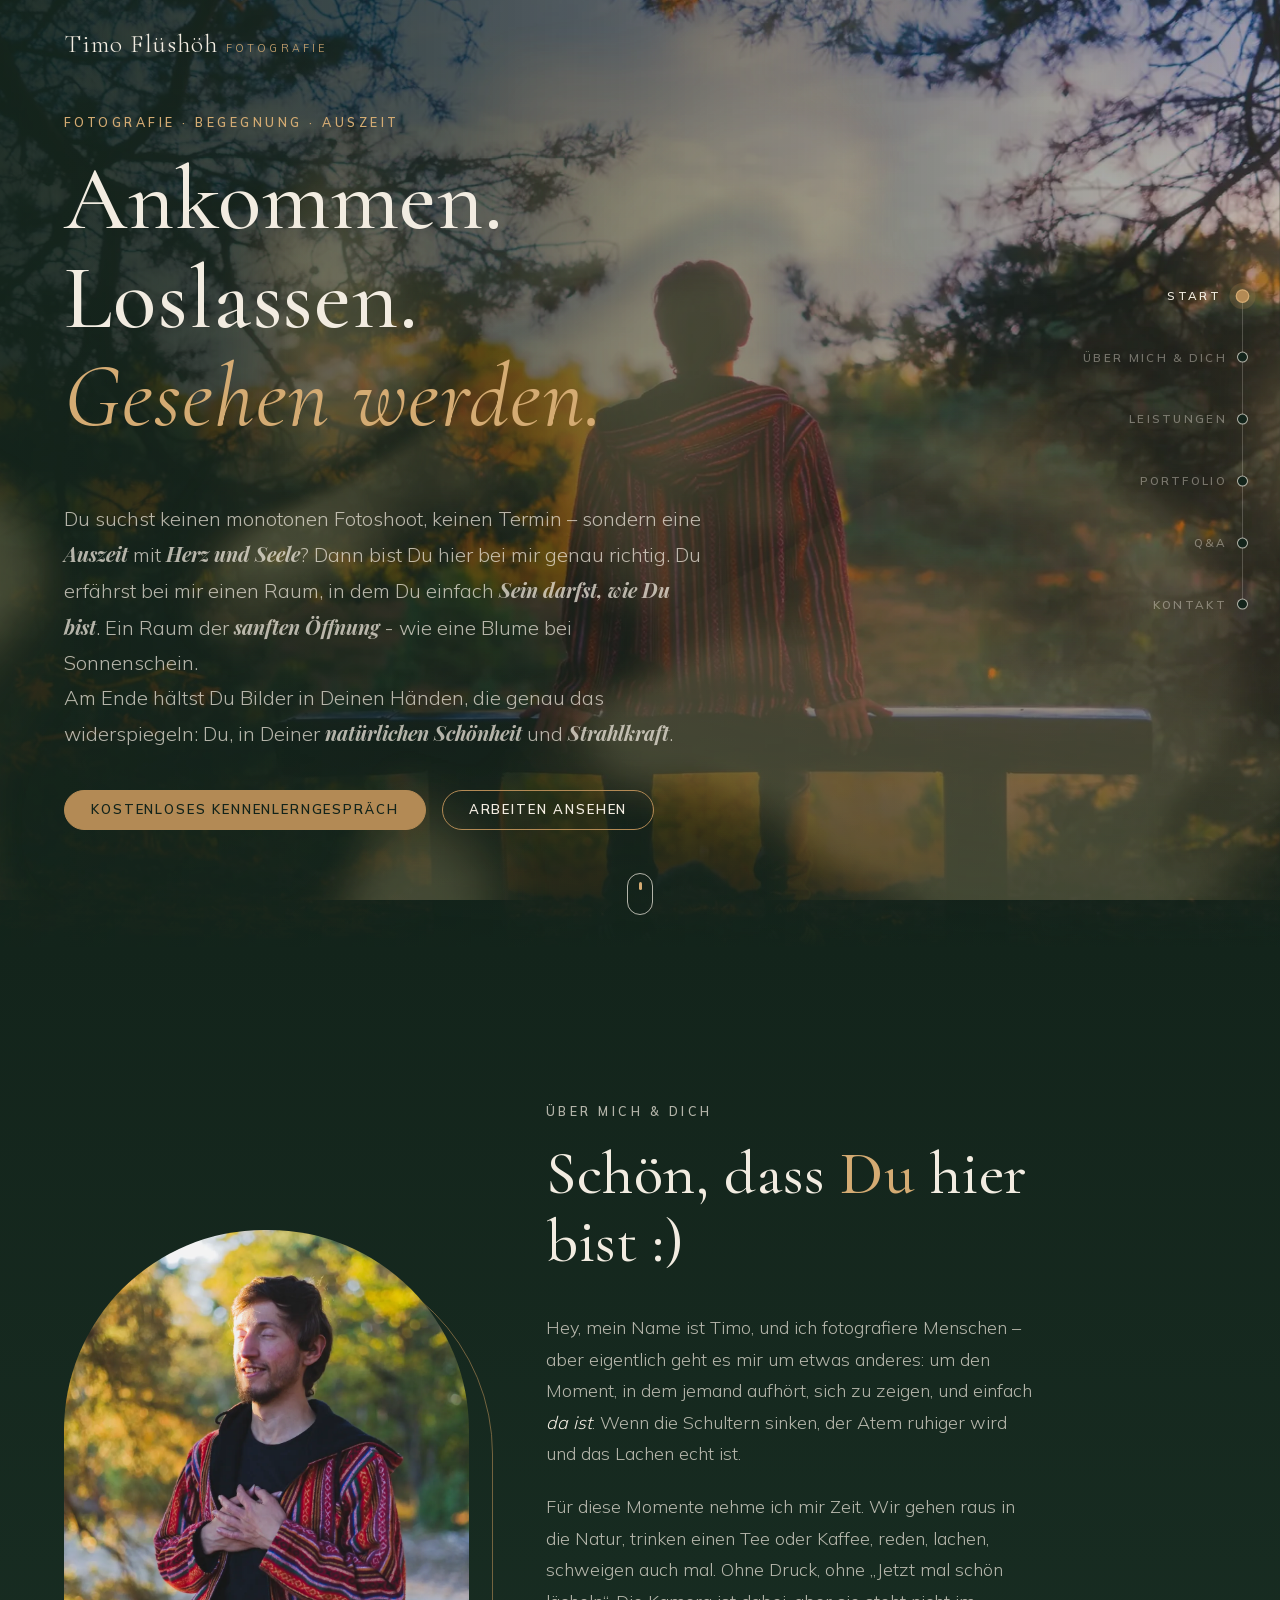
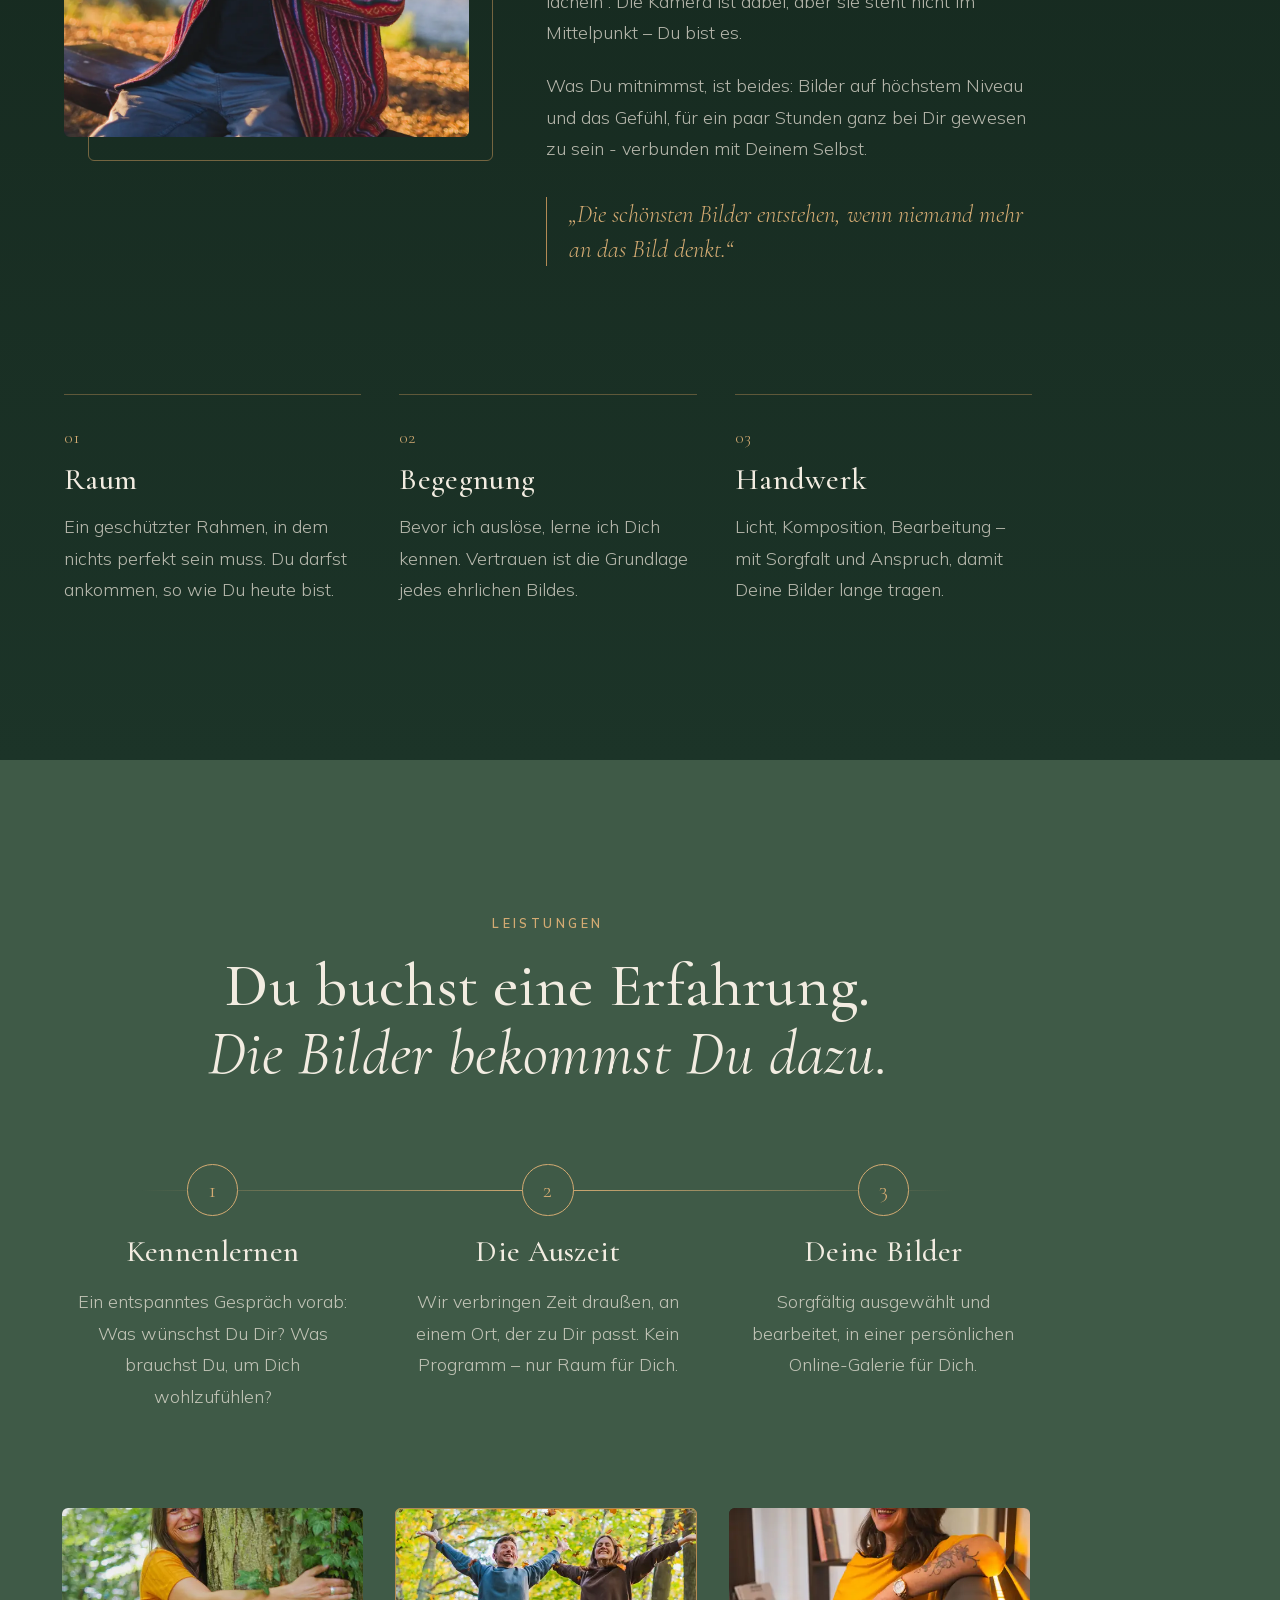
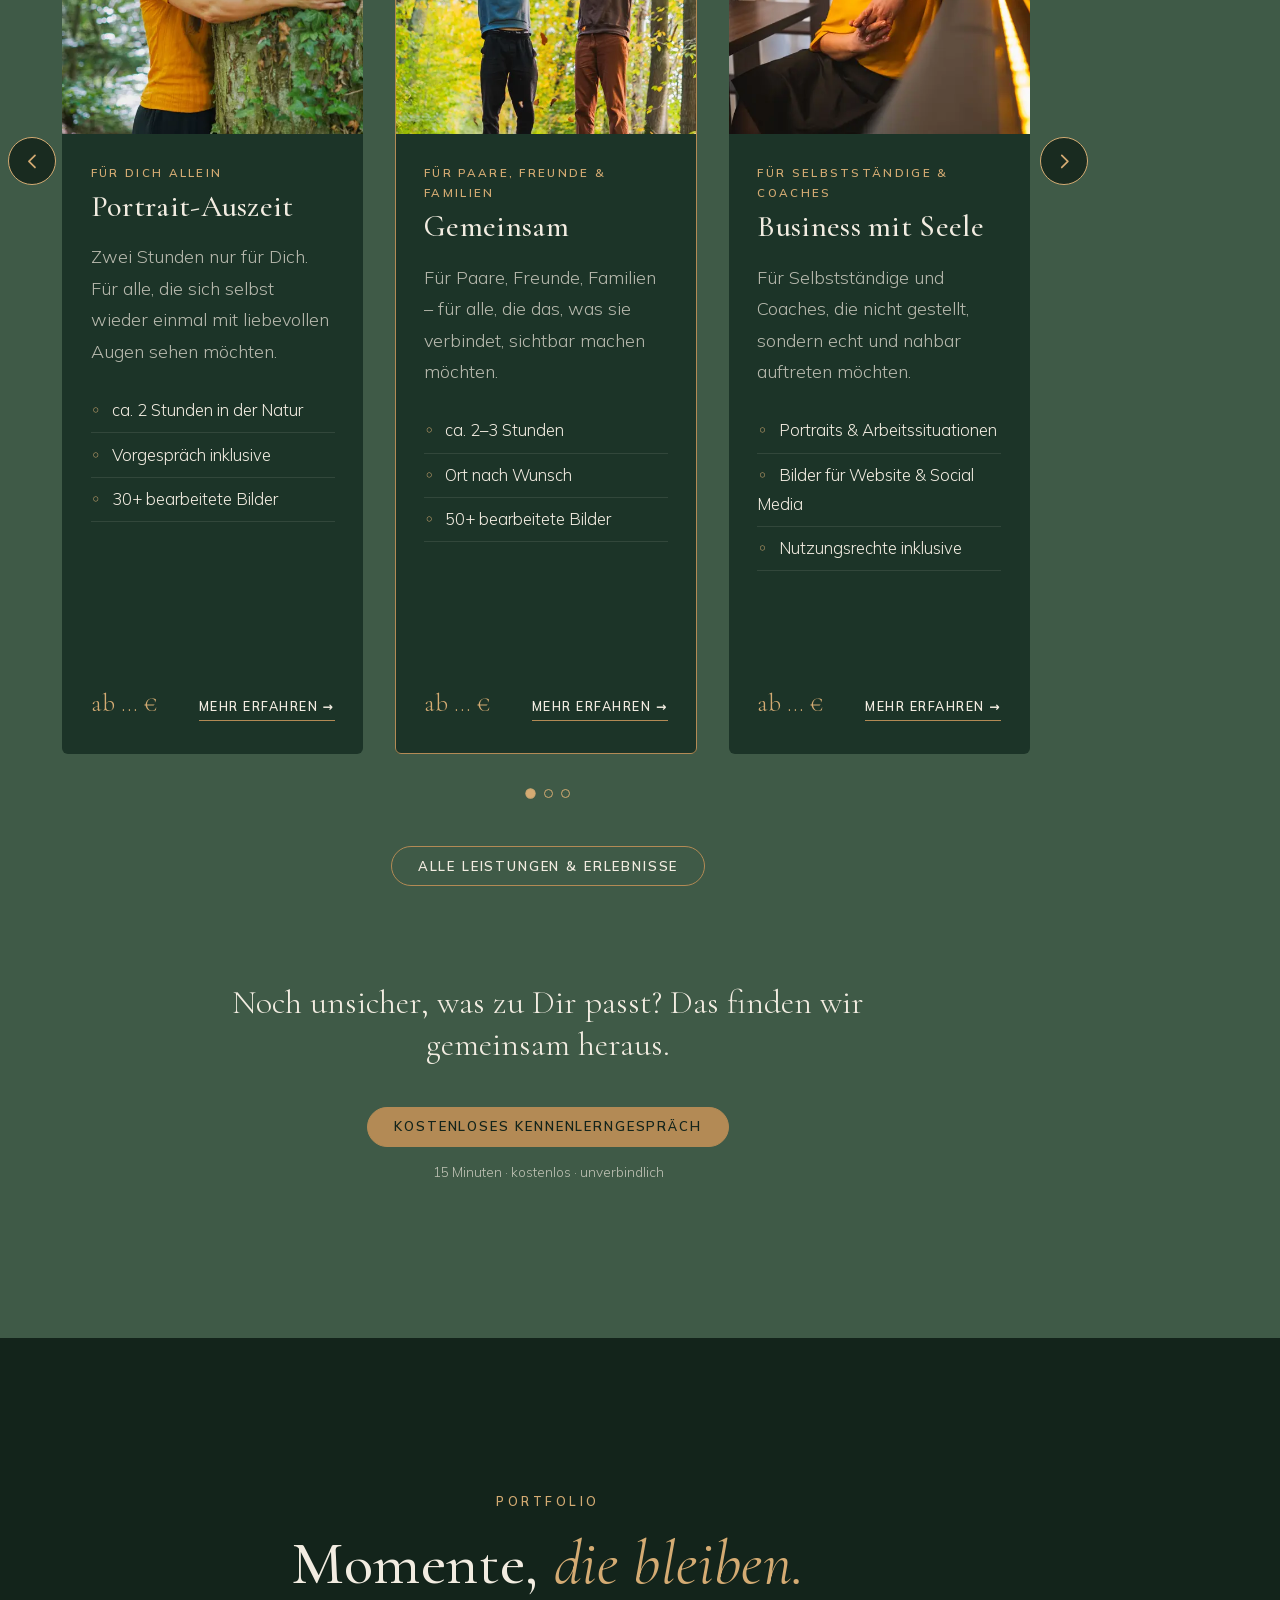
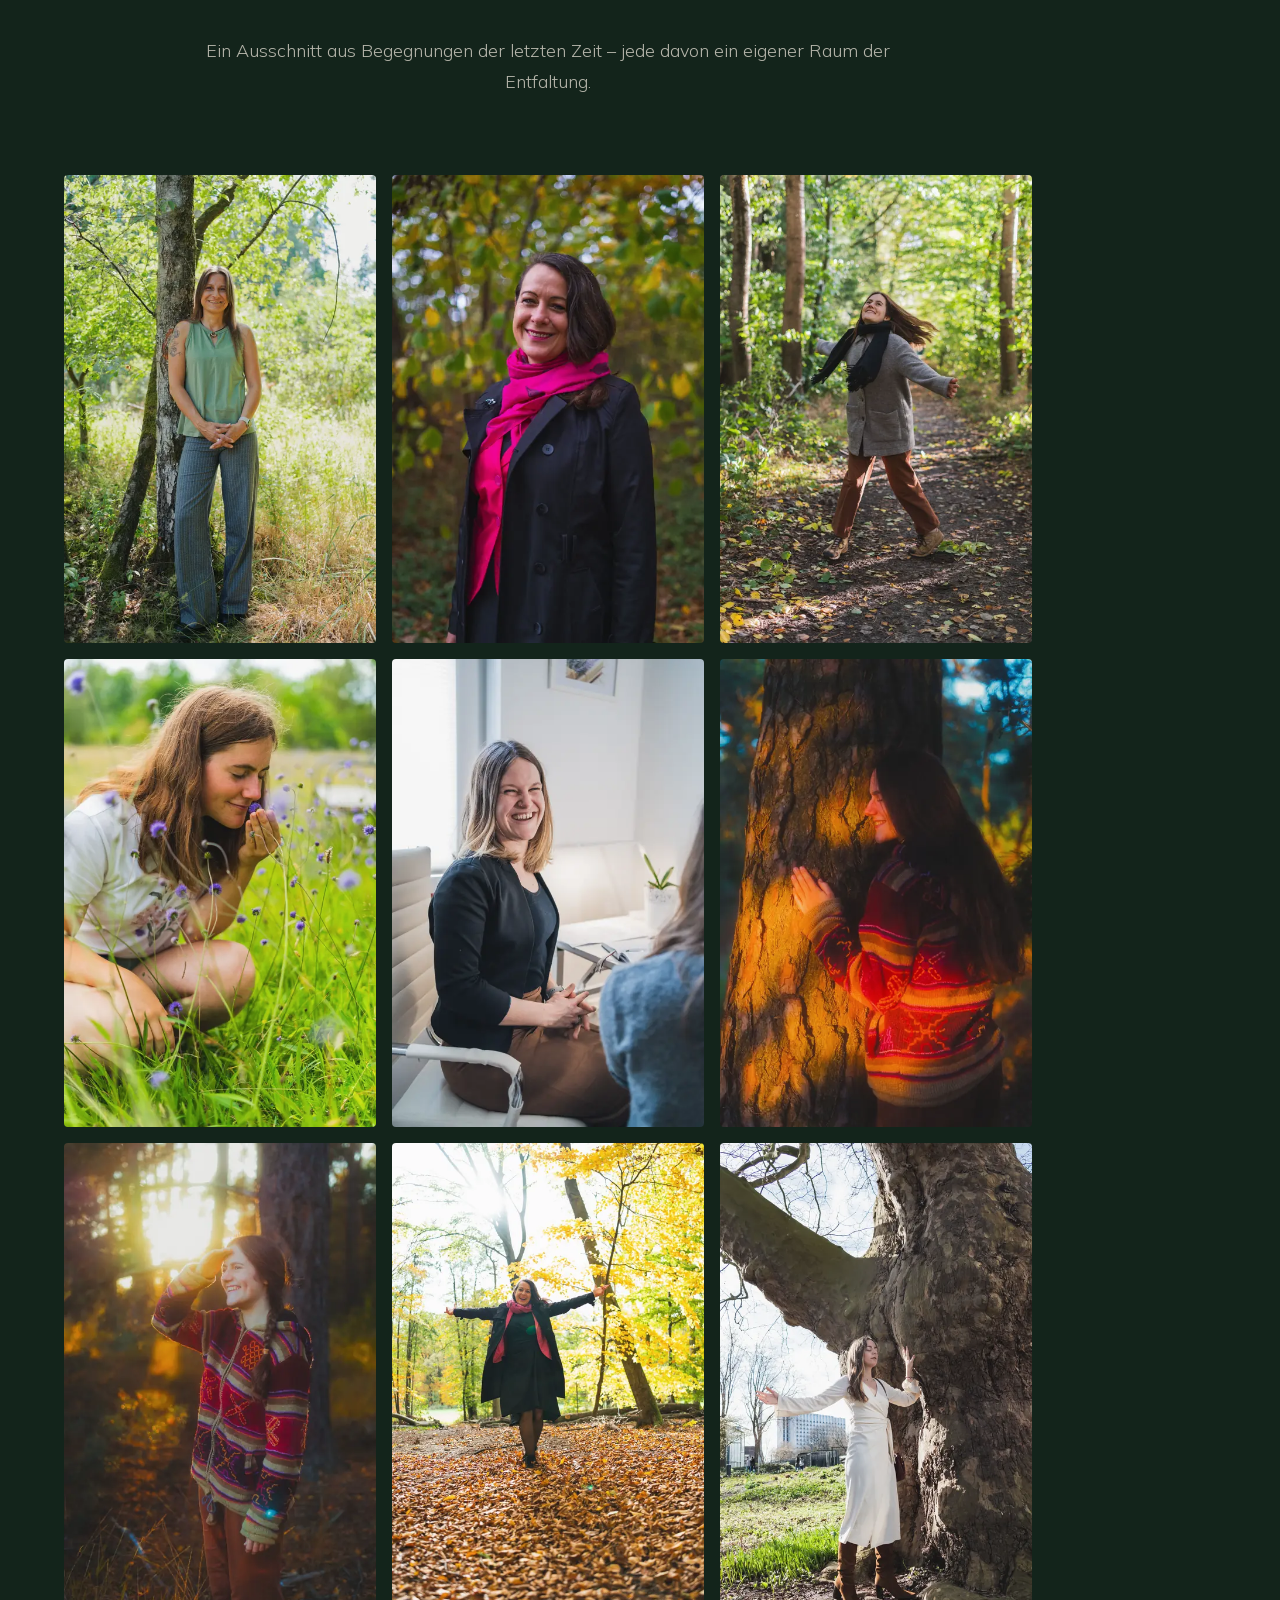
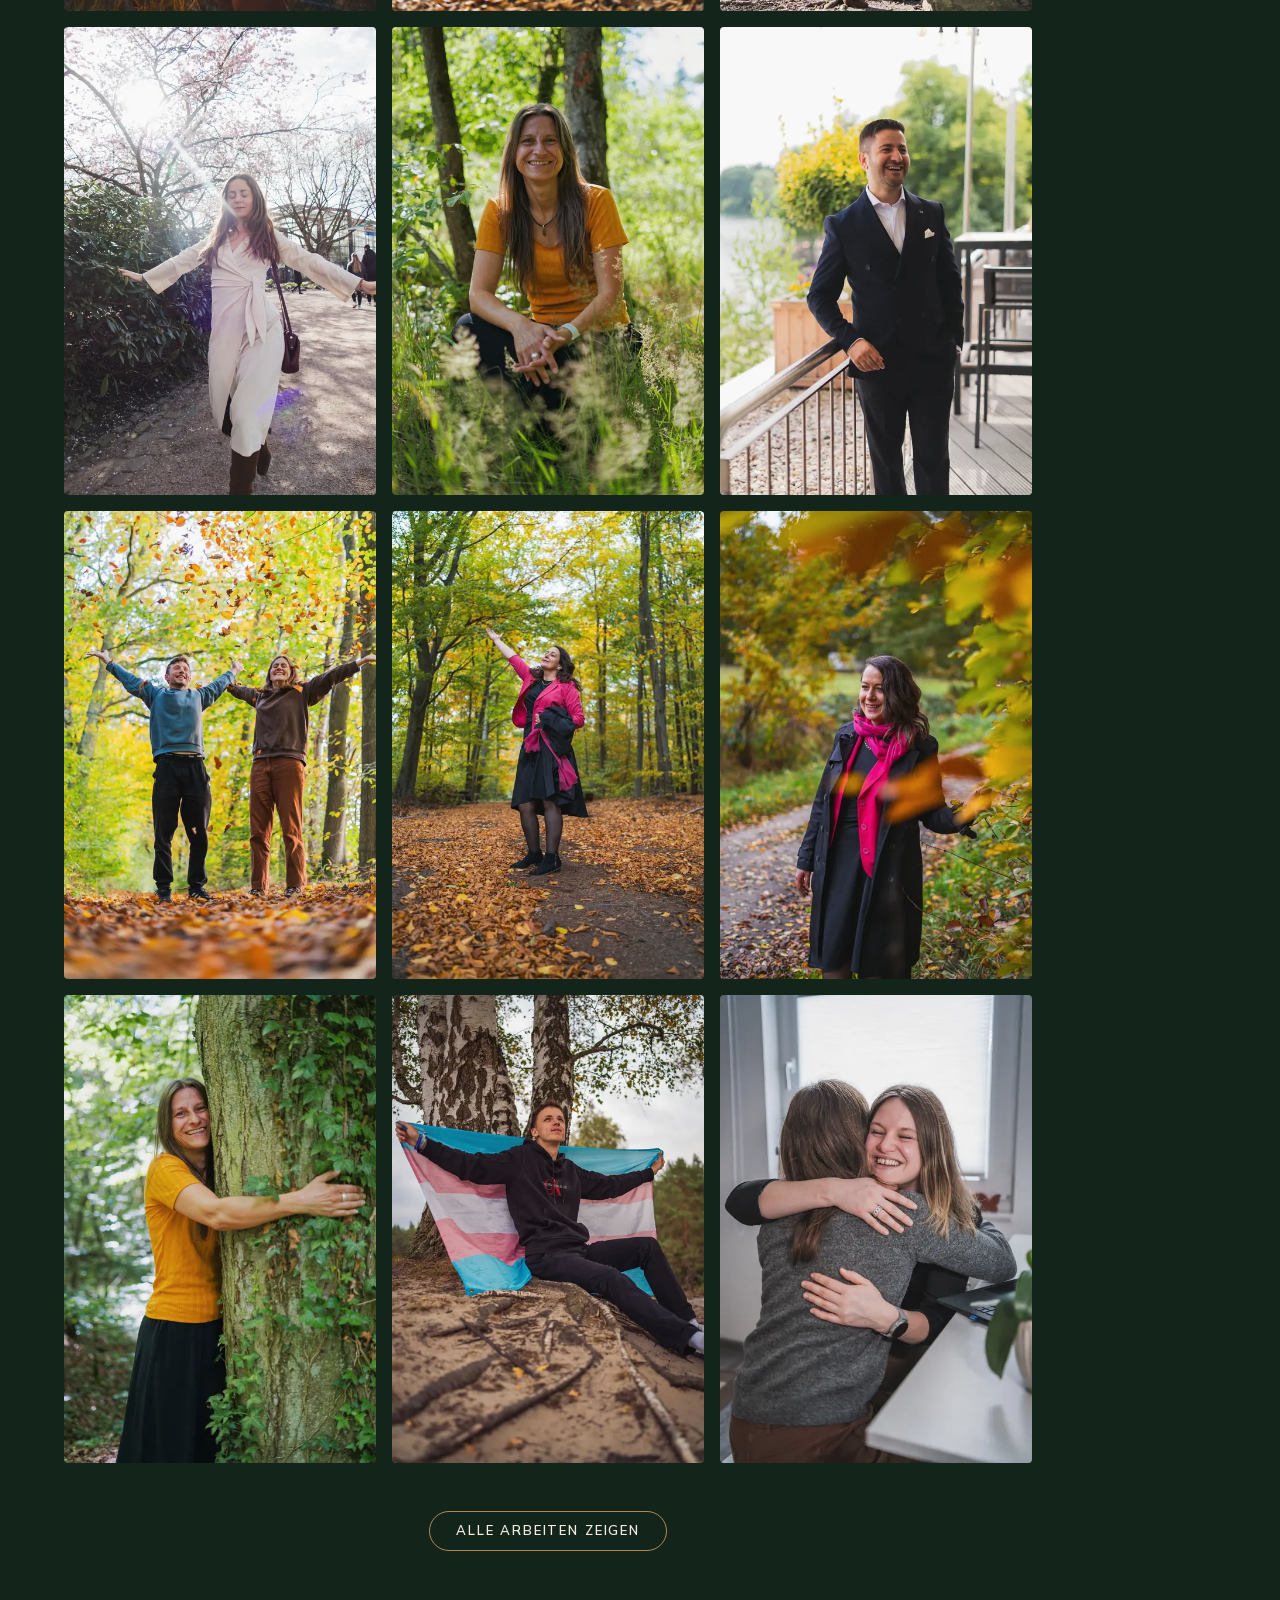
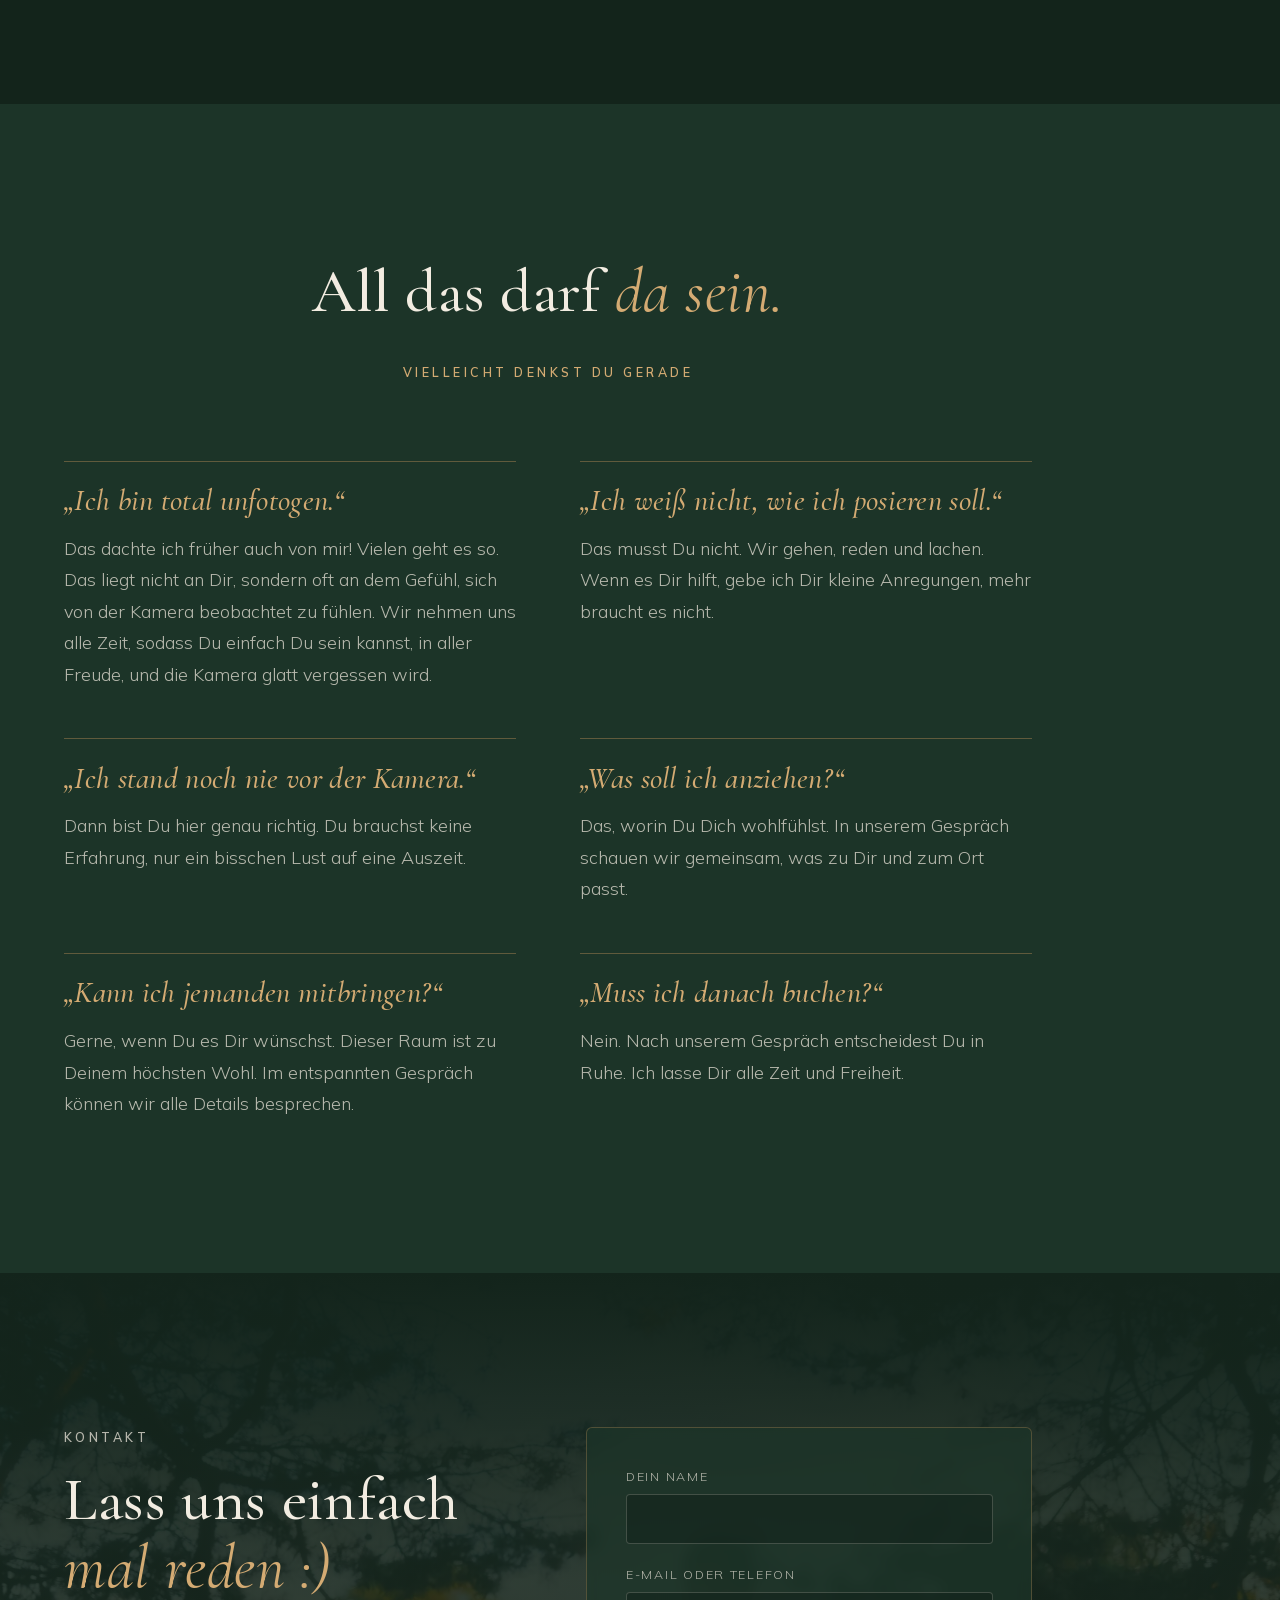
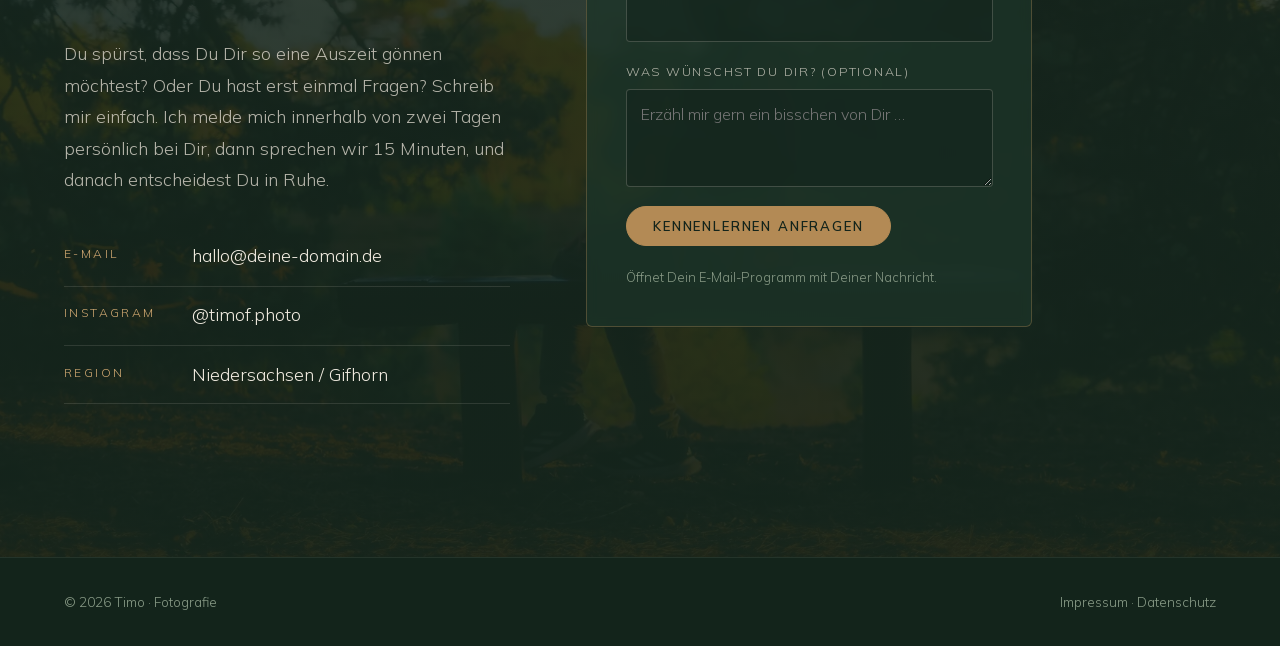
<file: index.html>
<!doctype html>
<html lang="de">
<head>
  <meta charset="utf-8">
  <meta name="viewport" content="width=device-width, initial-scale=1">
  <title>Timo · Fotografie als Auszeit</title>
  <meta name="description" content="Fotografie als Erfahrung: ein Raum zum Loslassen, Ankommen und So-Sein – und Bilder auf höchstem Niveau.">
  <meta name="theme-color" content="#13241b">
  <link rel="preload" as="font" type="font/woff2" href="assets/fonts/cormorant-garamond.woff2" crossorigin>
  <link rel="stylesheet" href="assets/css/style.css">
  <link rel="stylesheet" href="assets/css/komorebi.css"><!-- Komorebi-Test: diese Zeile und das Skript unten entfernen = Effekt weg -->
  <link rel="preload" as="image" href="assets/img/timo/t16.webp">
</head>
<body>

  <header class="brand">
    <a href="#start" class="brand__name">Timo Flüshöh<span>Fotografie</span></a>
  </header>

  <!-- Vertikale Zeitleiste -->
  <nav class="timeline" aria-label="Seitenabschnitte">
    <div class="timeline__track"><div class="timeline__fill"></div></div>
    <ul>
      <li><a href="#start" data-target="start"><span class="timeline__label">Start</span><span class="timeline__dot"></span></a></li>
      <li><a href="#ueber" data-target="ueber"><span class="timeline__label">Über mich &amp; Dich</span><span class="timeline__dot"></span></a></li>
      <li><a href="#leistungen" data-target="leistungen"><span class="timeline__label">Leistungen</span><span class="timeline__dot"></span></a></li>
      <li><a href="#portfolio" data-target="portfolio"><span class="timeline__label">Portfolio</span><span class="timeline__dot"></span></a></li>
      <li><a href="#fragen" data-target="fragen"><span class="timeline__label">Q&amp;A</span><span class="timeline__dot"></span></a></li>
      <li><a href="#kontakt" data-target="kontakt"><span class="timeline__label">Kontakt</span><span class="timeline__dot"></span></a></li>
    </ul>
  </nav>

  <main>

    <!-- START -->
    <section id="start" class="hero">
      <div class="hero__bg" style="background-image:url('assets/img/timo/t16.webp')"></div>
      <div class="hero__veil"></div>
      <div class="hero__content">
        <p class="eyebrow reveal">Fotografie · Begegnung · Auszeit</p>
        <h1 class="reveal">Ankommen.<br>Loslassen.<br><em>Gesehen werden.</em></h1>
        <p class="hero__lead reveal">Du suchst keinen monotonen Fotoshoot, keinen Termin – sondern eine <span class="t-playfair"><i><b>Auszeit</b></i></span> mit <span class="t-playfair"><i><b>Herz und Seele</b></i></span>? Dann bist Du hier bei mir genau richtig. Du erfährst bei mir einen Raum, in dem Du einfach <span class="t-playfair"><i><b>Sein darfst, wie Du bist</b></i></span>. Ein Raum der <span class="t-playfair"><i><b>sanften Öffnung</b></i></span> - wie eine Blume bei Sonnenschein.<br>Am Ende hältst Du Bilder in Deinen Händen, die genau das widerspiegeln: Du, in Deiner <span class="t-playfair"><i><b>natürlichen Schönheit</b></i></span> und <span class="t-playfair"><i><b>Strahlkraft</b></i></span>.</p>
        <div class="hero__actions reveal">
          <a href="#kontakt" class="btn btn--bronze btn--invite">Kostenloses Kennenlerngespräch</a>
          <a href="#portfolio" class="btn btn--ghost">Arbeiten ansehen</a>
        </div>
        <p class="hero__reassure reveal">15 Minuten · kostenlos · unverbindlich</p>
      </div>
      <a href="#ueber" class="scroll-hint" aria-label="Weiter zu Über mich"><span></span></a>
    </section>

    <!-- ÜBER MICH -->
    <section id="ueber" class="section about">
      <div class="about__grid">
        <figure class="about__image reveal">
          <img src="assets/img/timo/t09.webp" alt="Timo mit der Hand auf dem Herzen, im warmen Abendlicht" loading="lazy">
        </figure>
        <div class="about__text">
          <p class="eyebrow reveal">Über mich &amp; Dich</p>
          <h2 class="reveal">Schön, dass <span class="t-bronze">Du</span> hier bist :)</h2>
          <p class="reveal">Hey, mein Name ist Timo, und ich fotografiere Menschen – aber eigentlich geht es mir um etwas anderes: um den Moment, in dem jemand aufhört, sich zu zeigen, und einfach <em>da ist</em>. Wenn die Schultern sinken, der Atem ruhiger wird und das Lachen echt ist.</p>
          <p class="reveal">Für diese Momente nehme ich mir Zeit. Wir gehen raus in die Natur, trinken einen Tee oder Kaffee, reden, lachen, schweigen auch mal. Ohne Druck, ohne „Jetzt mal schön lächeln“. Die Kamera ist dabei, aber sie steht nicht im Mittelpunkt – Du bist es.</p>
          <p class="reveal">Was Du mitnimmst, ist beides: Bilder auf höchstem Niveau und das Gefühl, für ein paar Stunden ganz bei Dir gewesen zu sein - verbunden mit Deinem Selbst.</p>
          <blockquote class="reveal">„Die schönsten Bilder entstehen, wenn niemand mehr an das Bild denkt.“</blockquote>
        </div>
      </div>

      <div class="values">
        <article class="value reveal">
          <span class="value__num">01</span>
          <h3>Raum</h3>
          <p>Ein geschützter Rahmen, in dem nichts perfekt sein muss. Du darfst ankommen, so wie Du heute bist.</p>
        </article>
        <article class="value reveal">
          <span class="value__num">02</span>
          <h3>Begegnung</h3>
          <p>Bevor ich auslöse, lerne ich Dich kennen. Vertrauen ist die Grundlage jedes ehrlichen Bildes.</p>
        </article>
        <article class="value reveal">
          <span class="value__num">03</span>
          <h3>Handwerk</h3>
          <p>Licht, Komposition, Bearbeitung – mit Sorgfalt und Anspruch, damit Deine Bilder lange tragen.</p>
        </article>
      </div>
    </section>

    <!-- LEISTUNGEN -->
    <section id="leistungen" class="section services">
      <div class="section__head">
        <p class="eyebrow reveal">Leistungen</p>
        <h2 class="reveal">Du buchst eine Erfahrung.<br><em>Die Bilder bekommst Du dazu.</em></h2>
      </div>

      <div class="journey">
        <div class="journey__step reveal">
          <span>1</span>
          <h3>Kennenlernen</h3>
          <p>Ein entspanntes Gespräch vorab: Was wünschst Du Dir? Was brauchst Du, um Dich wohlzufühlen?</p>
        </div>
        <div class="journey__step reveal">
          <span>2</span>
          <h3>Die Auszeit</h3>
          <p>Wir verbringen Zeit draußen, an einem Ort, der zu Dir passt. Kein Programm – nur Raum für Dich.</p>
        </div>
        <div class="journey__step reveal">
          <span>3</span>
          <h3>Deine Bilder</h3>
          <p>Sorgfältig ausgewählt und bearbeitet, in einer persönlichen Online-Galerie für Dich.</p>
        </div>
      </div>

      <div class="offers-carousel reveal" data-leistungen="karussell" role="region" aria-roledescription="Karussell" aria-label="Leistungen">
        <div class="offers" tabindex="0"></div>
        <div class="carousel__nav">
          <button type="button" class="carousel__arrow carousel__arrow--prev" aria-label="Vorherige Leistung"><svg viewBox="0 0 24 24" aria-hidden="true"><path d="M15 5l-7 7 7 7"/></svg></button>
          <div class="carousel__dots"></div>
          <button type="button" class="carousel__arrow carousel__arrow--next" aria-label="Nächste Leistung"><svg viewBox="0 0 24 24" aria-hidden="true"><path d="M9 5l7 7-7 7"/></svg></button>
        </div>
      </div>
      <div class="offers__all reveal">
        <a class="btn btn--ghost" href="leistungen.html">Alle Leistungen &amp; Erlebnisse</a>
      </div>
      <div class="cta reveal">
        <p class="cta__line">Noch unsicher, was zu Dir passt? Das finden wir gemeinsam heraus.</p>
        <a href="#kontakt" class="btn btn--bronze btn--invite">Kostenloses Kennenlerngespräch</a>
        <p class="cta__small">15 Minuten · kostenlos · unverbindlich</p>
      </div>
    </section>

    <!-- PORTFOLIO -->
    <section id="portfolio" class="section portfolio">
      <div class="section__head">
        <p class="eyebrow reveal">Portfolio</p>
        <h2 class="reveal">Momente, <em>die bleiben.</em></h2>
        <p class="section__lead reveal">Ein Ausschnitt aus Begegnungen der letzten Zeit – jede davon ein eigener Raum der Entfaltung.</p>
      </div>
      <div class="gallery" id="gallery"></div>
      <div class="gallery__more">
        <button class="btn btn--ghost" id="gallery-more" type="button">Alle Arbeiten zeigen</button>
      </div>
    </section>

    <!-- BEDENKEN -->
    <section id="fragen" class="section doubts">
      <div class="section__head">
        <h2 class="reveal">All das darf <em>da sein.</em></h2>
        <p class="eyebrow reveal">Vielleicht denkst Du gerade</p>
      </div>
      <div class="doubts__grid">
        <article class="doubt reveal">
          <h3>„Ich bin total unfotogen.“</h3>
          <p>Das dachte ich früher auch von mir! Vielen geht es so. Das liegt nicht an Dir, sondern oft an dem Gefühl, sich von der Kamera beobachtet zu fühlen. Wir nehmen uns alle Zeit, sodass Du einfach Du sein kannst, in aller Freude, und die Kamera glatt vergessen wird.</p>
        </article>
        <article class="doubt reveal">
          <h3>„Ich weiß nicht, wie ich posieren soll.“</h3>
          <p>Das musst Du nicht. Wir gehen, reden und lachen. Wenn es Dir hilft, gebe ich Dir kleine Anregungen, mehr braucht es nicht.</p>
        </article>
        <article class="doubt reveal">
          <h3>„Ich stand noch nie vor der Kamera.“</h3>
          <p>Dann bist Du hier genau richtig. Du brauchst keine Erfahrung, nur ein bisschen Lust auf eine Auszeit.</p>
        </article>
        <article class="doubt reveal">
          <h3>„Was soll ich anziehen?“</h3>
          <p>Das, worin Du Dich wohlfühlst. In unserem Gespräch schauen wir gemeinsam, was zu Dir und zum Ort passt.</p>
        </article>
        <article class="doubt reveal">
          <h3>„Kann ich jemanden mitbringen?“</h3>
          <p>Gerne, wenn Du es Dir wünschst. Dieser Raum ist zu Deinem höchsten Wohl. Im entspannten Gespräch können wir alle Details besprechen.</p>
        </article>
        <article class="doubt reveal">
          <h3>„Muss ich danach buchen?“</h3>
          <p>Nein. Nach unserem Gespräch entscheidest Du in Ruhe. Ich lasse Dir alle Zeit und Freiheit.</p>
        </article>
      </div>
    </section>

    <!-- KONTAKT -->
    <section id="kontakt" class="section contact">
      <div class="contact__bg" style="background-image:url('assets/img/timo/t17.webp')"></div>
      <div class="contact__veil"></div>
      <div class="contact__inner">
        <div class="contact__text">
          <p class="eyebrow reveal">Kontakt</p>
          <h2 class="reveal">Lass uns einfach<br><em>mal reden :)</em></h2>
          <p class="reveal">Du spürst, dass Du Dir so eine Auszeit gönnen möchtest? Oder Du hast erst einmal Fragen? Schreib mir einfach. Ich melde mich innerhalb von zwei Tagen persönlich bei Dir, dann sprechen wir 15 Minuten, und danach entscheidest Du in Ruhe.</p>
          <div class="contact__ways reveal" id="contact-ways" hidden>
            <a class="btn btn--bronze" id="contact-whatsapp" target="_blank" rel="noopener" hidden>Per WhatsApp schreiben</a>
            <a class="btn btn--ghost" id="contact-termin" target="_blank" rel="noopener" hidden>Termin selbst wählen</a>
          </div>
          <ul class="contact__links reveal">
            <li><span>E-Mail</span><a href="mailto:hallo@deine-domain.de">hallo@deine-domain.de</a></li>
            <li><span>Instagram</span><a href="https://www.instagram.com/timof.photo/" target="_blank" rel="noopener">@timof.photo</a></li>
            <li><span>Region</span>Niedersachsen / Gifhorn</li>
          </ul>
        </div>
        <form class="contact__form reveal" id="contact-form">
          <label>Dein Name<input name="name" required autocomplete="name"></label>
          <label>E-Mail oder Telefon<input name="kontakt" required autocomplete="email"></label>
          <label>Was wünschst Du Dir? (optional)<textarea name="wunsch" rows="3" placeholder="Erzähl mir gern ein bisschen von Dir …"></textarea></label>
          <input class="contact__trap" name="_gotcha" tabindex="-1" autocomplete="off" aria-hidden="true">
          <button class="btn btn--bronze btn--invite" type="submit">Kennenlernen anfragen</button>
          <p class="contact__note" id="contact-note" role="status"></p>
        </form>
      </div>
    </section>
  </main>

  <footer class="footer">
    <p>© <span id="year"></span> Timo · Fotografie</p>
    <p><a href="impressum.html">Impressum</a> · <a href="datenschutz.html">Datenschutz</a></p>
  </footer>

  <a href="#kontakt" class="sticky-cta" id="sticky-cta">Kostenloses Kennenlerngespräch</a>

  <!-- Lightbox -->
  <div class="lightbox" id="lightbox" hidden>
    <button class="lightbox__close" aria-label="Schließen">×</button>
    <button class="lightbox__nav lightbox__prev" aria-label="Vorheriges Bild">‹</button>
    <img alt="">
    <button class="lightbox__nav lightbox__next" aria-label="Nächstes Bild">›</button>
  </div>

  <script src="assets/js/galerie-reihenfolge.js"></script>
  <script src="assets/js/kontakt-einstellungen.js"></script>
  <script src="assets/js/leistungen-daten.js"></script>
  <script src="assets/js/leistungen.js"></script>
  <script src="assets/js/main.js"></script>
  <script src="assets/js/ueberschriften-effekt.js"></script>
  <script src="assets/js/komorebi.js"></script>
</body>
</html>
</file>
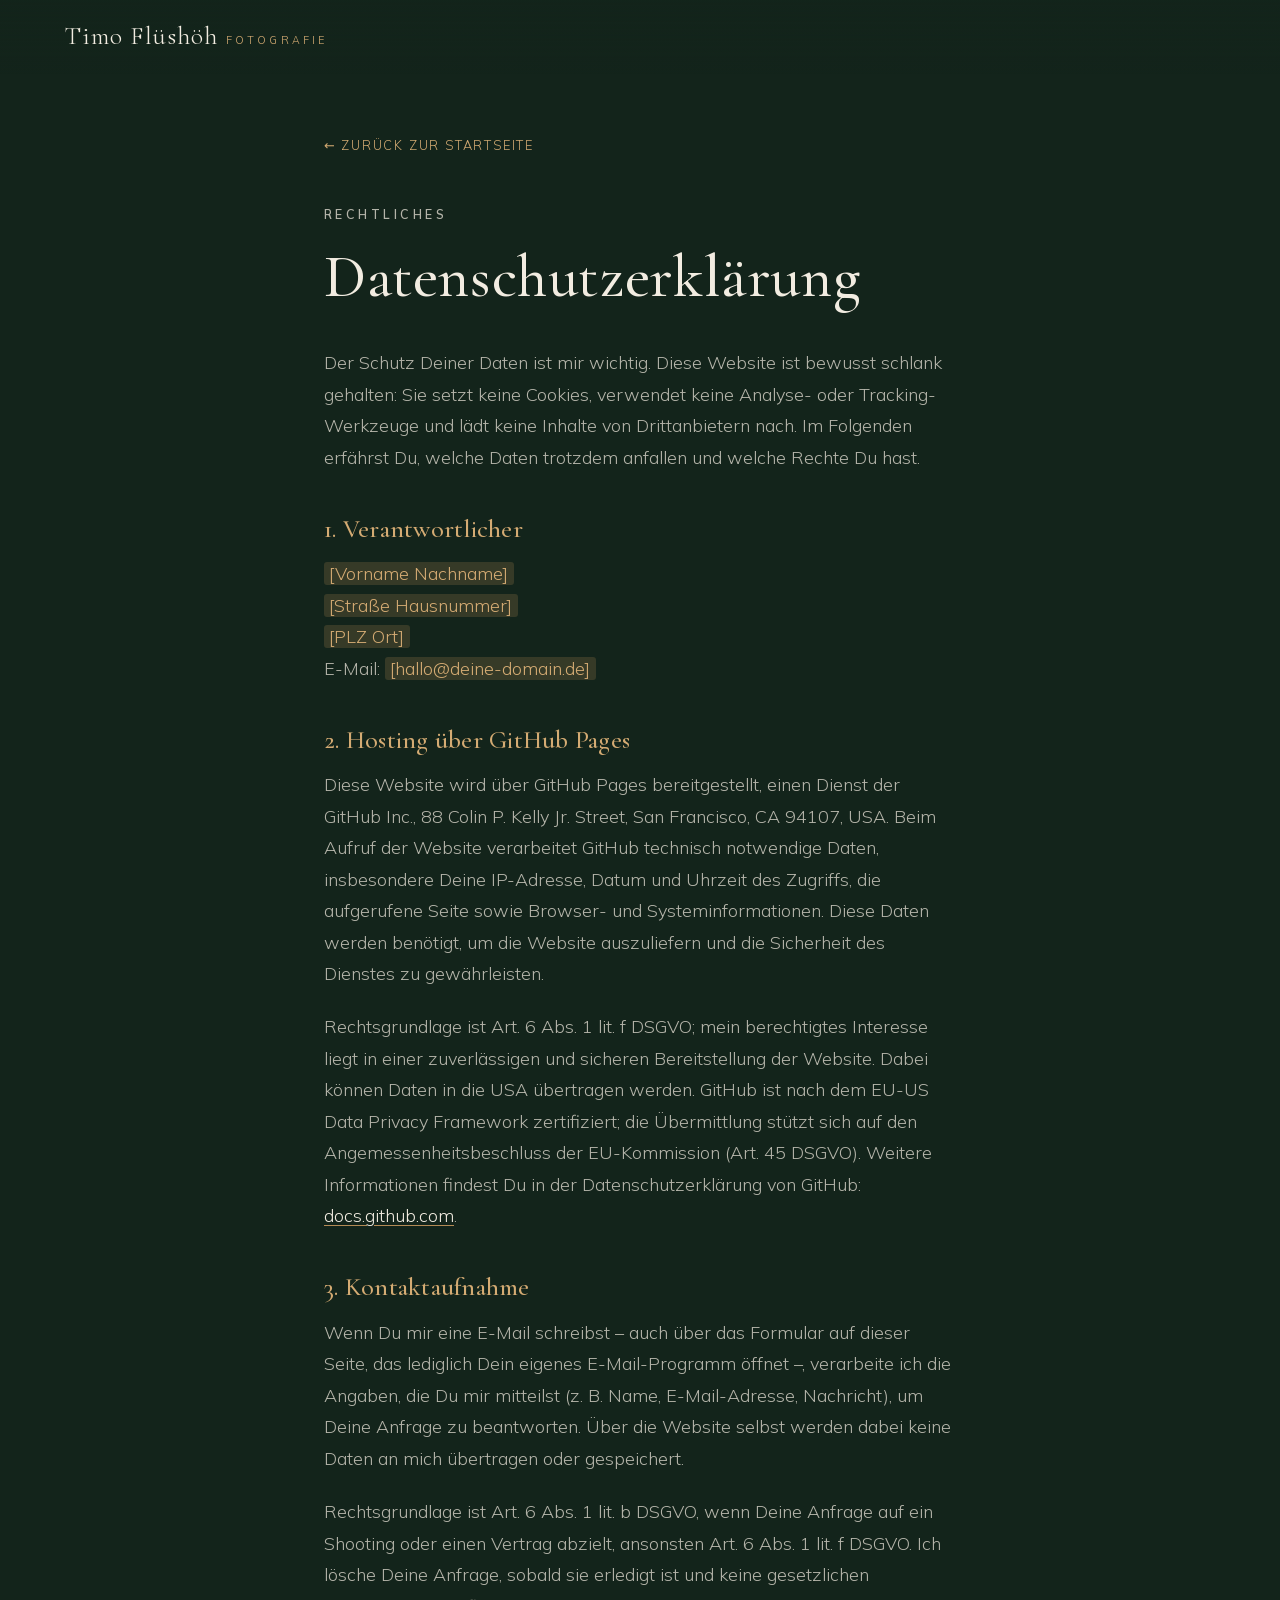
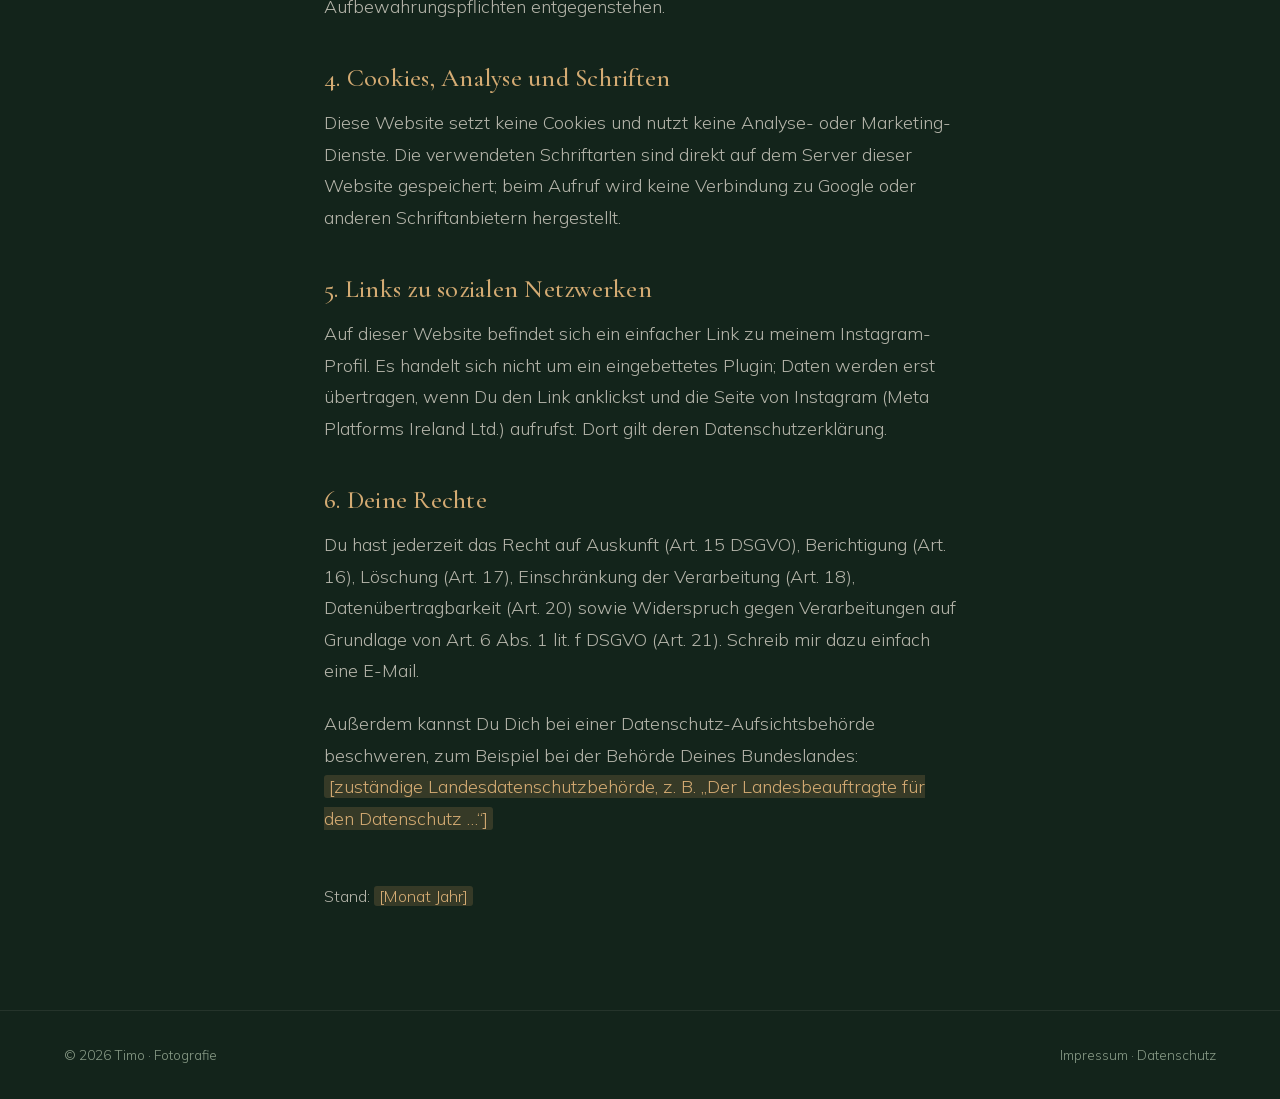
<file: datenschutz.html>
<!doctype html>
<html lang="de">
<head>
  <meta charset="utf-8">
  <meta name="viewport" content="width=device-width, initial-scale=1">
  <title>Datenschutz · Timo Fotografie</title>
  <meta name="robots" content="noindex">
  <meta name="theme-color" content="#13241b">
  <link rel="stylesheet" href="assets/css/style.css">
</head>
<body class="legal-page">
  <!--
    VORLAGE – passend für den aktuellen Stand der Website (GitHub Pages, keine
    Cookies, kein Tracking, Schriften lokal, Kontakt per E-Mail). Wenn später
    etwas dazukommt (z. B. Analyse-Tool, eingebettete Videos, Kontaktformular
    mit Server), muss dieser Text erweitert werden. Keine Rechtsberatung.
  -->
  <header class="brand is-scrolled">
    <a href="index.html" class="brand__name">Timo Flüshöh<span>Fotografie</span></a>
  </header>

  <main class="legal">
    <a href="index.html" class="legal__back">← Zurück zur Startseite</a>
    <p class="eyebrow">Rechtliches</p>
    <h1>Datenschutz&shy;erklärung</h1>

    <p>Der Schutz Deiner Daten ist mir wichtig. Diese Website ist bewusst schlank gehalten: Sie setzt keine Cookies, verwendet keine Analyse- oder Tracking-Werkzeuge und lädt keine Inhalte von Drittanbietern nach. Im Folgenden erfährst Du, welche Daten trotzdem anfallen und welche Rechte Du hast.</p>

    <h2>1. Verantwortlicher</h2>
    <p>
      <span class="ph">[Vorname Nachname]</span><br>
      <span class="ph">[Straße Hausnummer]</span><br>
      <span class="ph">[PLZ Ort]</span><br>
      E-Mail: <span class="ph">[hallo@deine-domain.de]</span>
    </p>

    <h2>2. Hosting über GitHub Pages</h2>
    <p>Diese Website wird über GitHub Pages bereitgestellt, einen Dienst der GitHub Inc., 88 Colin P. Kelly Jr. Street, San Francisco, CA 94107, USA. Beim Aufruf der Website verarbeitet GitHub technisch notwendige Daten, insbesondere Deine IP-Adresse, Datum und Uhrzeit des Zugriffs, die aufgerufene Seite sowie Browser- und Systeminformationen. Diese Daten werden benötigt, um die Website auszuliefern und die Sicherheit des Dienstes zu gewährleisten.</p>
    <p>Rechtsgrundlage ist Art. 6 Abs. 1 lit. f DSGVO; mein berechtigtes Interesse liegt in einer zuverlässigen und sicheren Bereitstellung der Website. Dabei können Daten in die USA übertragen werden. GitHub ist nach dem EU-US Data Privacy Framework zertifiziert; die Übermittlung stützt sich auf den Angemessenheitsbeschluss der EU-Kommission (Art. 45 DSGVO). Weitere Informationen findest Du in der Datenschutzerklärung von GitHub: <a href="https://docs.github.com/de/site-policy/privacy-policies/github-general-privacy-statement" rel="noopener">docs.github.com</a>.</p>

    <h2>3. Kontaktaufnahme</h2>
    <p>Wenn Du mir eine E-Mail schreibst – auch über das Formular auf dieser Seite, das lediglich Dein eigenes E-Mail-Programm öffnet –, verarbeite ich die Angaben, die Du mir mitteilst (z. B. Name, E-Mail-Adresse, Nachricht), um Deine Anfrage zu beantworten. Über die Website selbst werden dabei keine Daten an mich übertragen oder gespeichert.</p>
    <p>Rechtsgrundlage ist Art. 6 Abs. 1 lit. b DSGVO, wenn Deine Anfrage auf ein Shooting oder einen Vertrag abzielt, ansonsten Art. 6 Abs. 1 lit. f DSGVO. Ich lösche Deine Anfrage, sobald sie erledigt ist und keine gesetzlichen Aufbewahrungspflichten entgegenstehen.</p>

    <h2>4. Cookies, Analyse und Schriften</h2>
    <p>Diese Website setzt keine Cookies und nutzt keine Analyse- oder Marketing-Dienste. Die verwendeten Schriftarten sind direkt auf dem Server dieser Website gespeichert; beim Aufruf wird keine Verbindung zu Google oder anderen Schriftanbietern hergestellt.</p>

    <h2>5. Links zu sozialen Netzwerken</h2>
    <p>Auf dieser Website befindet sich ein einfacher Link zu meinem Instagram-Profil. Es handelt sich nicht um ein eingebettetes Plugin; Daten werden erst übertragen, wenn Du den Link anklickst und die Seite von Instagram (Meta Platforms Ireland Ltd.) aufrufst. Dort gilt deren Datenschutzerklärung.</p>

    <h2>6. Deine Rechte</h2>
    <p>Du hast jederzeit das Recht auf Auskunft (Art. 15 DSGVO), Berichtigung (Art. 16), Löschung (Art. 17), Einschränkung der Verarbeitung (Art. 18), Datenübertragbarkeit (Art. 20) sowie Widerspruch gegen Verarbeitungen auf Grundlage von Art. 6 Abs. 1 lit. f DSGVO (Art. 21). Schreib mir dazu einfach eine E-Mail.</p>
    <p>Außerdem kannst Du Dich bei einer Datenschutz-Aufsichtsbehörde beschweren, zum Beispiel bei der Behörde Deines Bundeslandes: <span class="ph">[zuständige Landesdatenschutzbehörde, z. B. „Der Landesbeauftragte für den Datenschutz …“]</span></p>

    <p class="legal__date">Stand: <span class="ph">[Monat Jahr]</span></p>
  </main>

  <footer class="footer">
    <p>© <span id="year"></span> Timo · Fotografie</p>
    <p><a href="impressum.html">Impressum</a> · <a href="datenschutz.html">Datenschutz</a></p>
  </footer>
  <script>document.getElementById('year').textContent = new Date().getFullYear();</script>
</body>
</html>
</file>
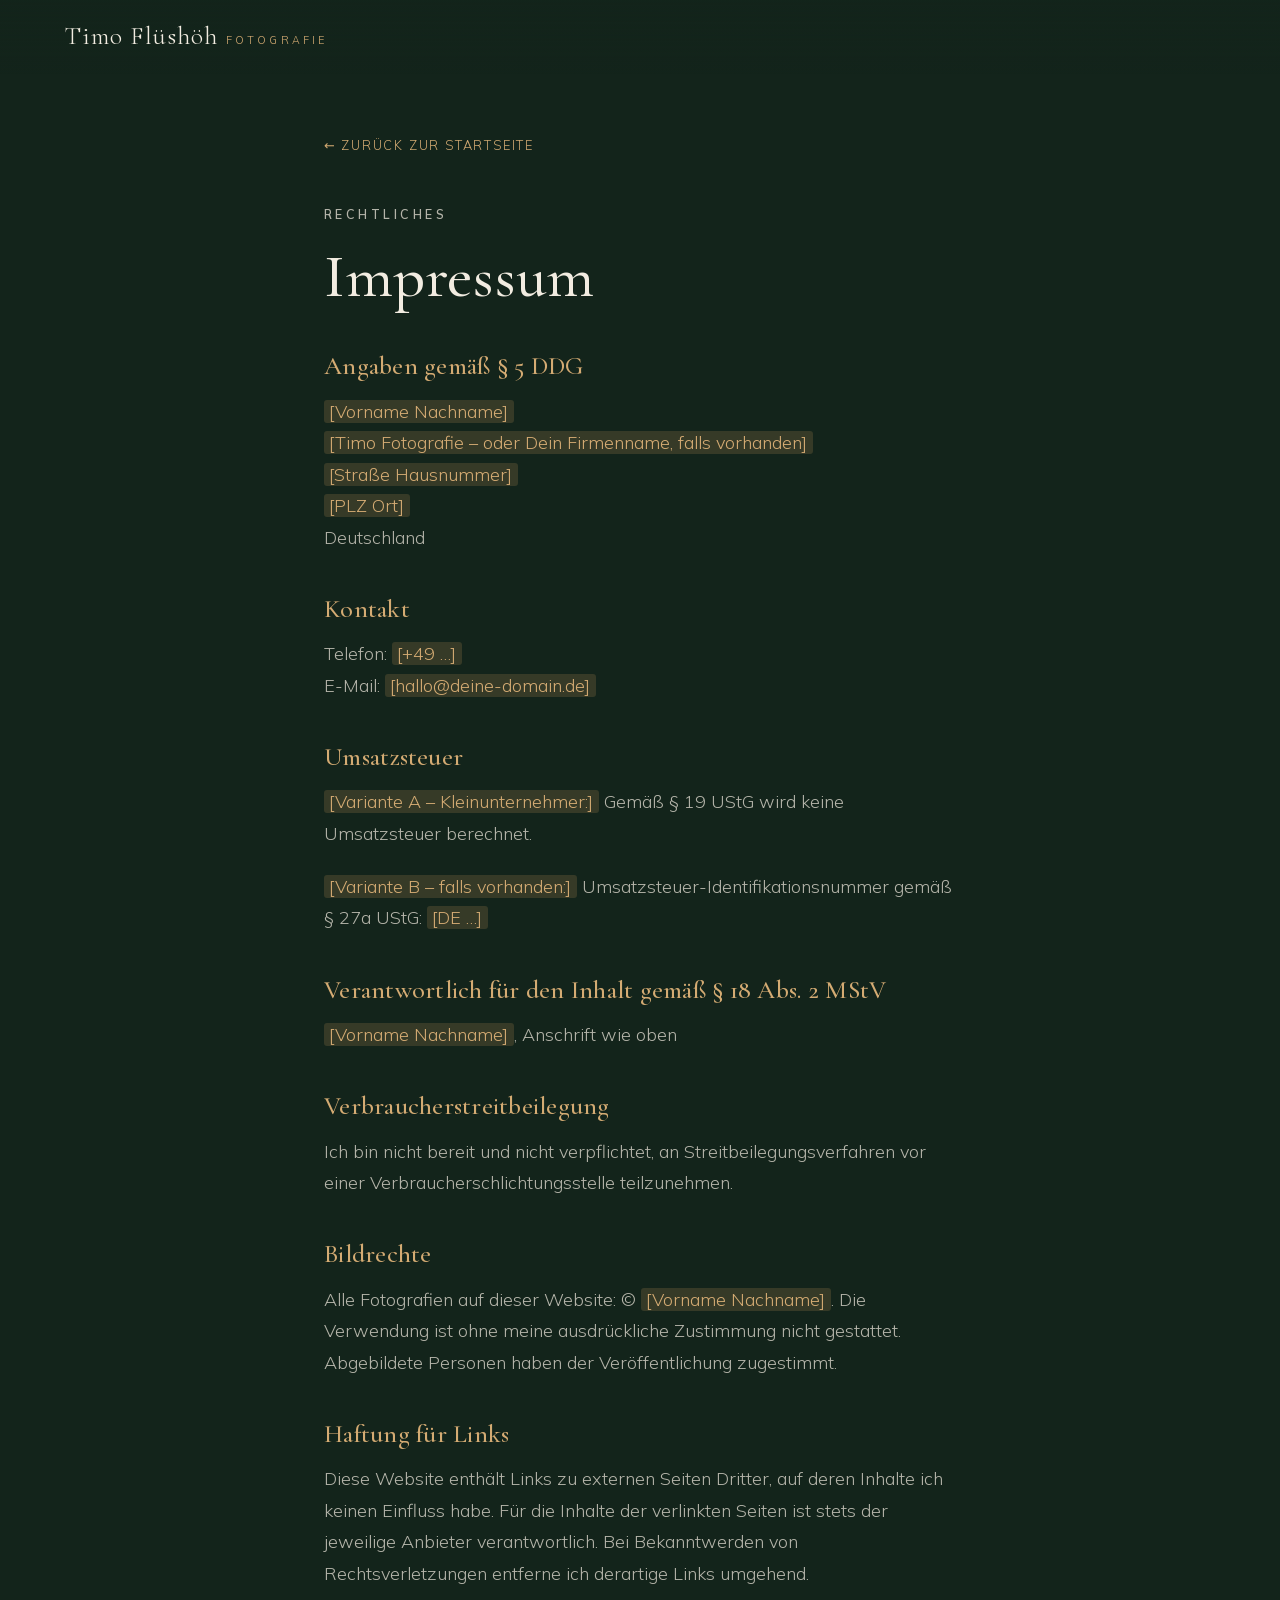
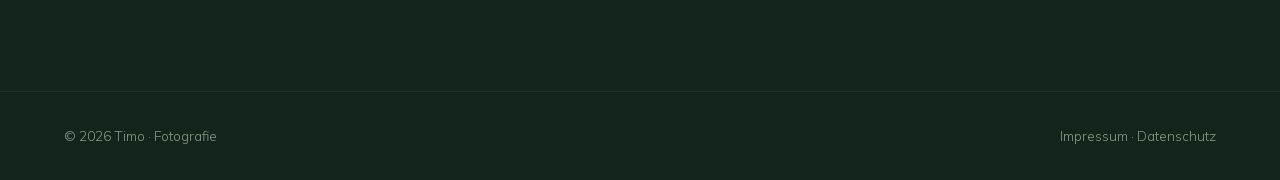
<file: impressum.html>
<!doctype html>
<html lang="de">
<head>
  <meta charset="utf-8">
  <meta name="viewport" content="width=device-width, initial-scale=1">
  <title>Impressum · Timo Fotografie</title>
  <meta name="robots" content="noindex">
  <meta name="theme-color" content="#13241b">
  <link rel="stylesheet" href="assets/css/style.css">
</head>
<body class="legal-page">
  <!--
    VORLAGE – bitte alle markierten [Platzhalter] ersetzen und danach die
    Hervorhebung entfernen (class="ph"). Keine Rechtsberatung: im Zweifel von
    einem Impressum-Generator oder Anwalt prüfen lassen.
  -->
  <header class="brand is-scrolled">
    <a href="index.html" class="brand__name">Timo Flüshöh<span>Fotografie</span></a>
  </header>

  <main class="legal">
    <a href="index.html" class="legal__back">← Zurück zur Startseite</a>
    <p class="eyebrow">Rechtliches</p>
    <h1>Impressum</h1>

    <h2>Angaben gemäß § 5 DDG</h2>
    <p>
      <span class="ph">[Vorname Nachname]</span><br>
      <span class="ph">[Timo Fotografie – oder Dein Firmenname, falls vorhanden]</span><br>
      <span class="ph">[Straße Hausnummer]</span><br>
      <span class="ph">[PLZ Ort]</span><br>
      Deutschland
    </p>

    <h2>Kontakt</h2>
    <p>
      Telefon: <span class="ph">[+49 …]</span><br>
      E-Mail: <span class="ph">[hallo@deine-domain.de]</span>
    </p>

    <h2>Umsatzsteuer</h2>
    <p><span class="ph">[Variante A – Kleinunternehmer:]</span> Gemäß § 19 UStG wird keine Umsatzsteuer berechnet.</p>
    <p><span class="ph">[Variante B – falls vorhanden:]</span> Umsatzsteuer-Identifikationsnummer gemäß § 27a UStG: <span class="ph">[DE …]</span></p>

    <h2>Verantwortlich für den Inhalt gemäß § 18 Abs. 2 MStV</h2>
    <p><span class="ph">[Vorname Nachname]</span>, Anschrift wie oben</p>

    <h2>Verbraucherstreitbeilegung</h2>
    <p>Ich bin nicht bereit und nicht verpflichtet, an Streitbeilegungsverfahren vor einer Verbraucherschlichtungsstelle teilzunehmen.</p>

    <h2>Bildrechte</h2>
    <p>Alle Fotografien auf dieser Website: © <span class="ph">[Vorname Nachname]</span>. Die Verwendung ist ohne meine ausdrückliche Zustimmung nicht gestattet. Abgebildete Personen haben der Veröffentlichung zugestimmt.</p>

    <h2>Haftung für Links</h2>
    <p>Diese Website enthält Links zu externen Seiten Dritter, auf deren Inhalte ich keinen Einfluss habe. Für die Inhalte der verlinkten Seiten ist stets der jeweilige Anbieter verantwortlich. Bei Bekanntwerden von Rechtsverletzungen entferne ich derartige Links umgehend.</p>
  </main>

  <footer class="footer">
    <p>© <span id="year"></span> Timo · Fotografie</p>
    <p><a href="impressum.html">Impressum</a> · <a href="datenschutz.html">Datenschutz</a></p>
  </footer>
  <script>document.getElementById('year').textContent = new Date().getFullYear();</script>
</body>
</html>
</file>
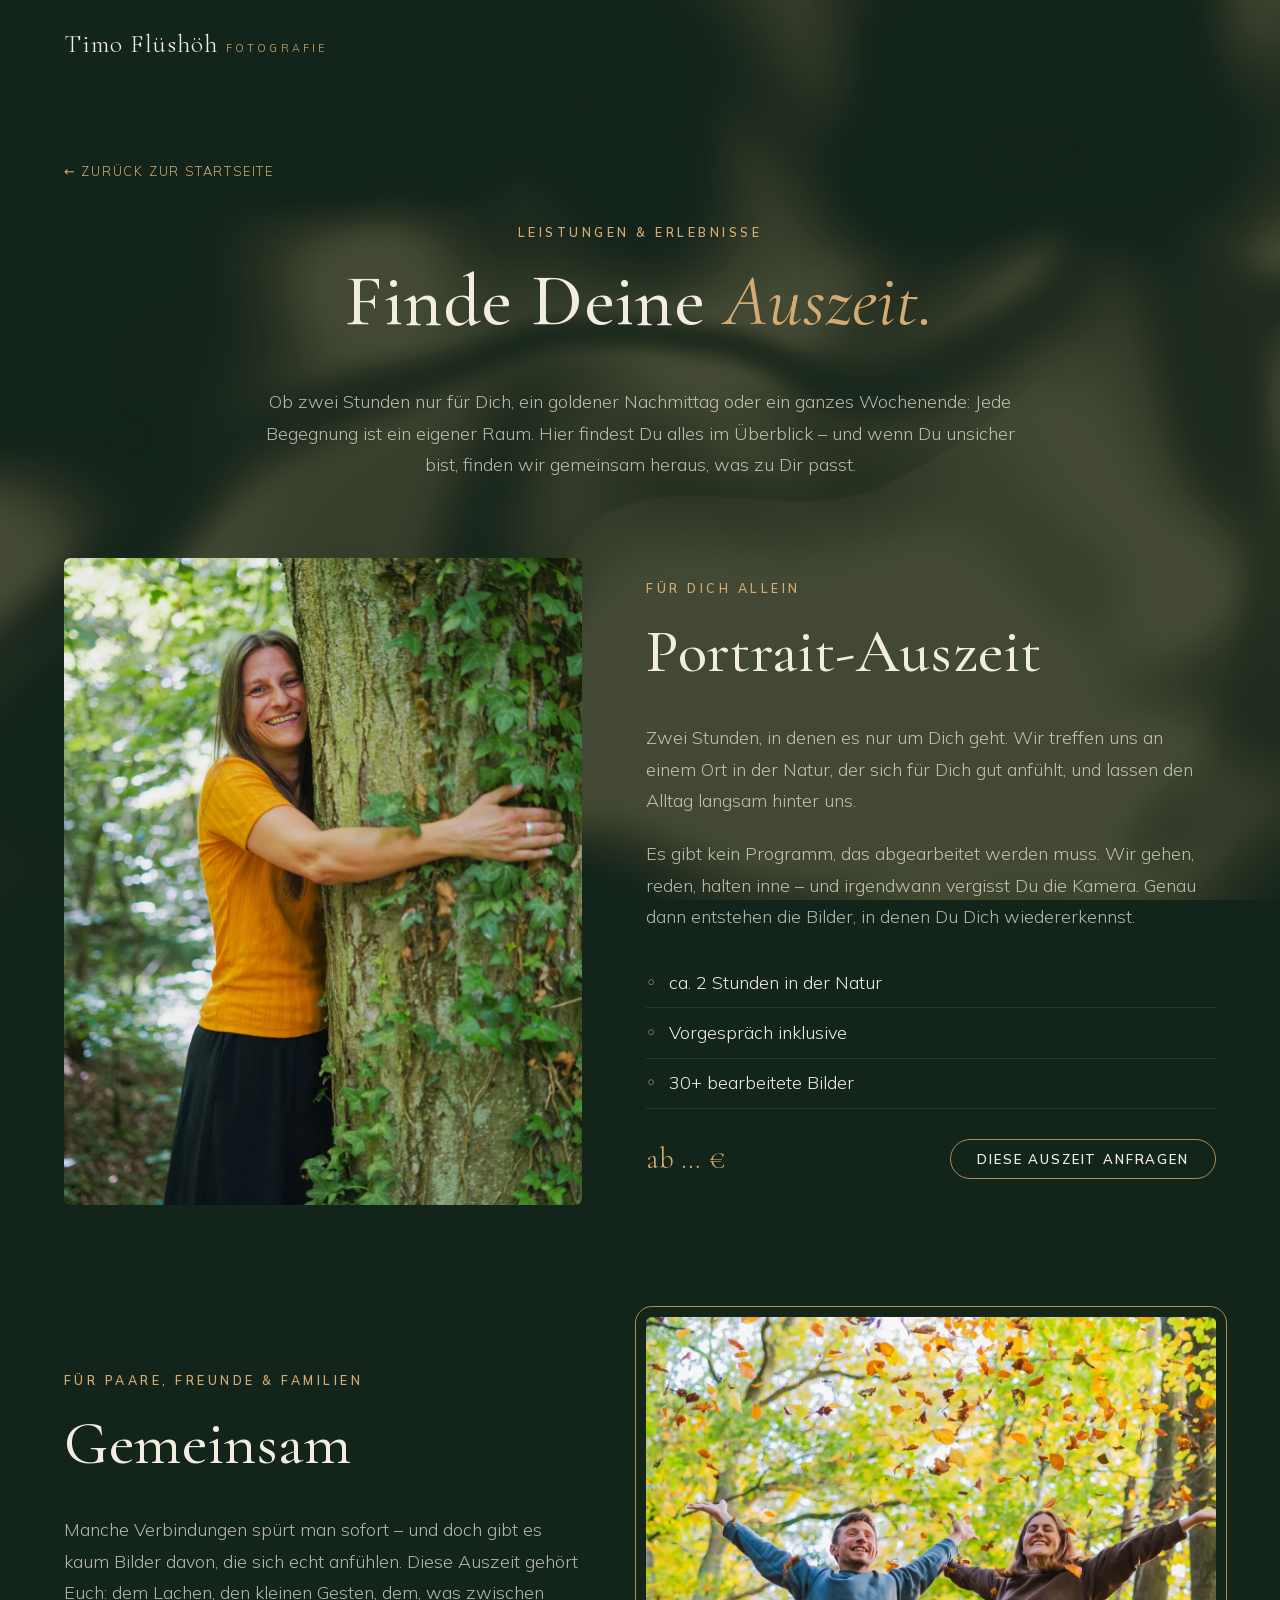
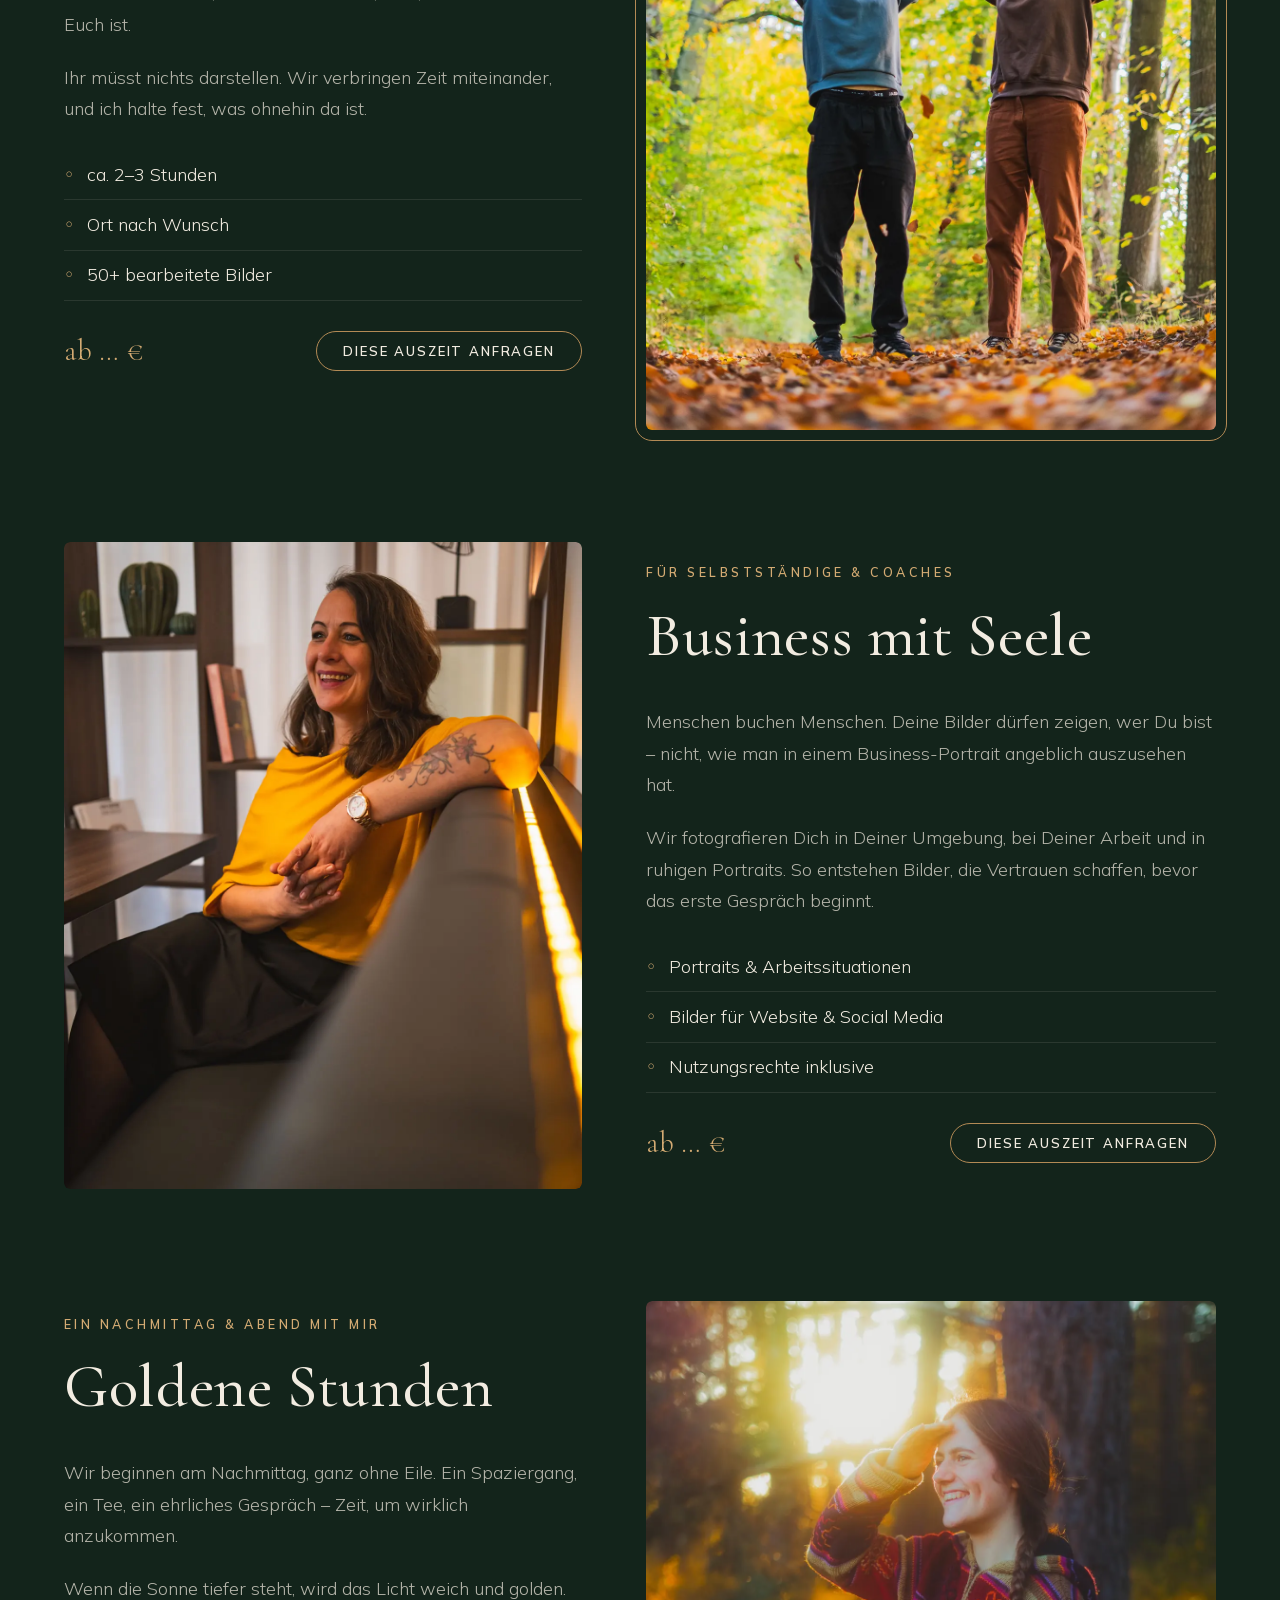
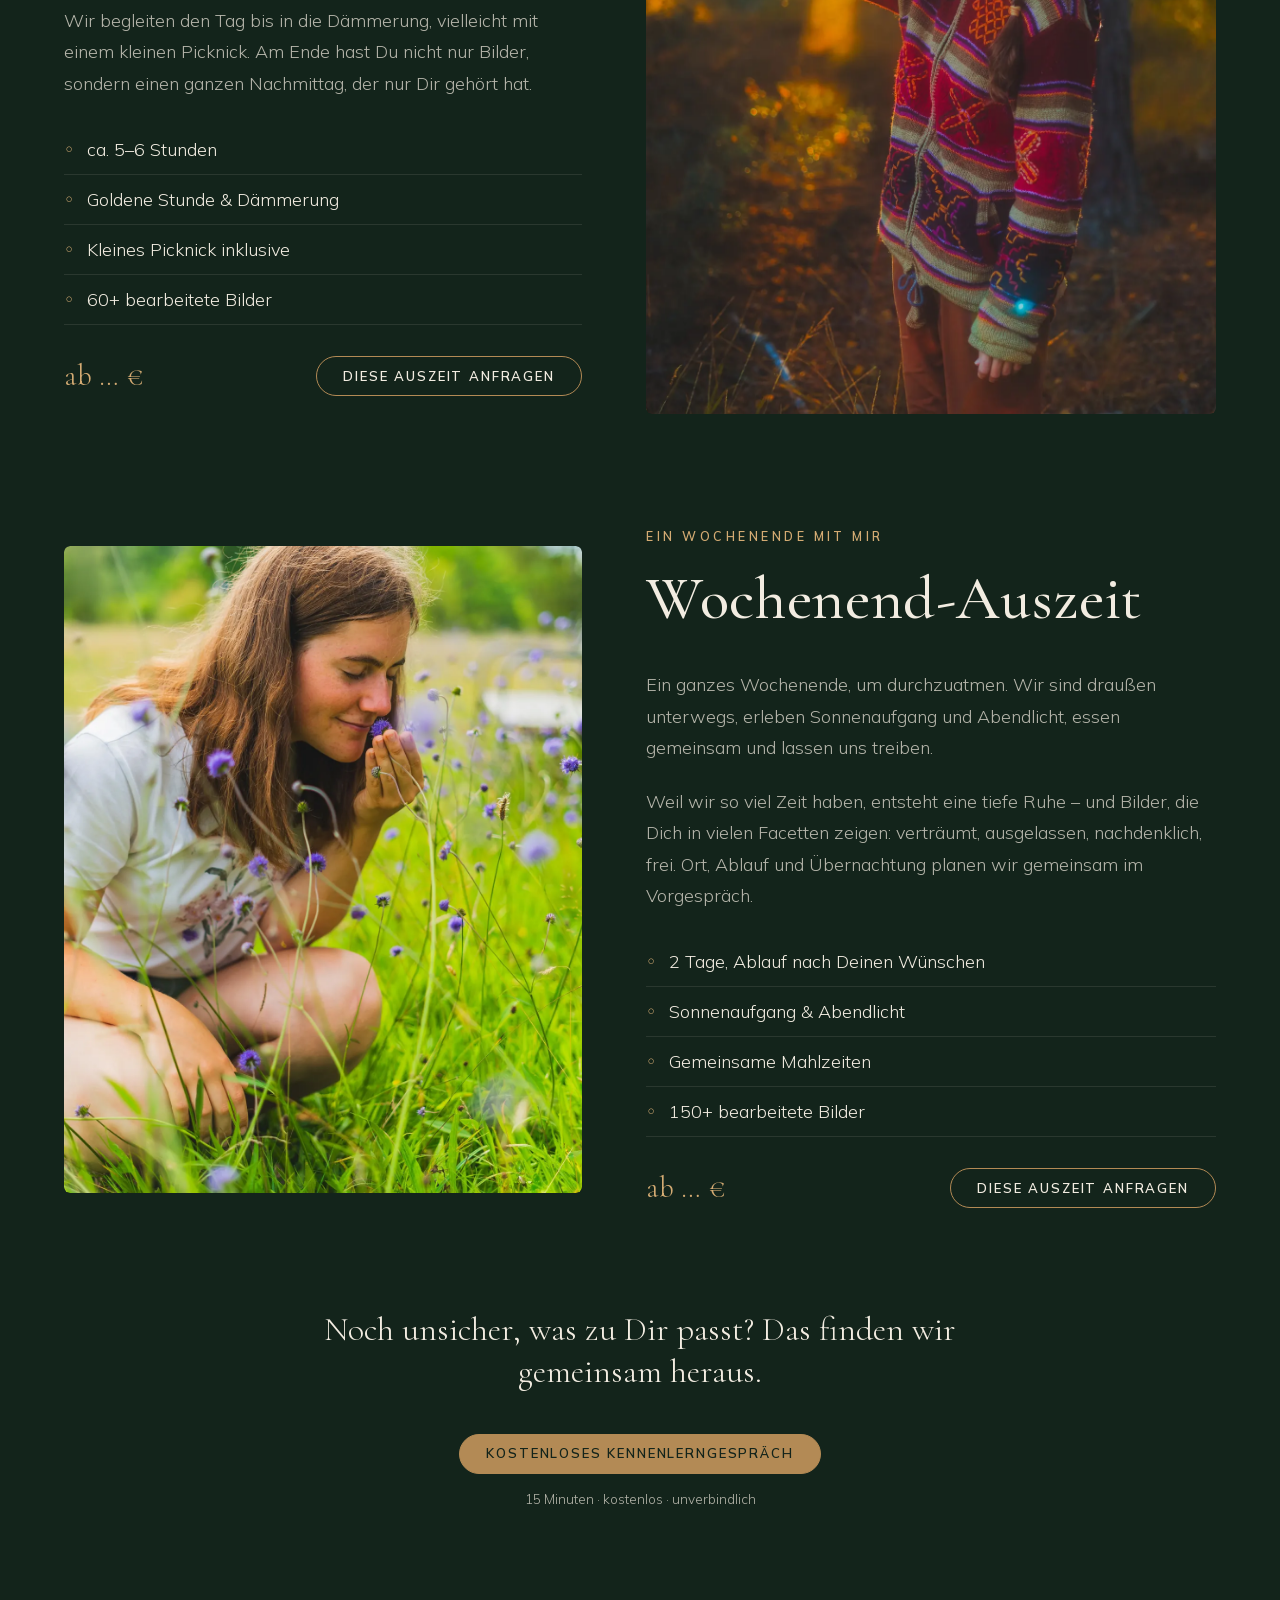
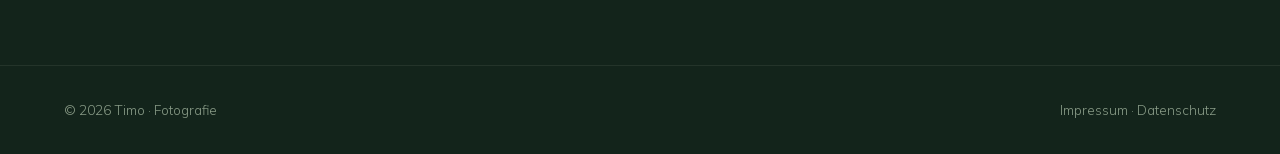
<file: leistungen.html>
<!doctype html>
<html lang="de">
<head>
  <meta charset="utf-8">
  <meta name="viewport" content="width=device-width, initial-scale=1">
  <title>Leistungen & Erlebnisse · Timo Flüshöh Fotografie</title>
  <meta name="description" content="Alle Leistungen und Erlebnisse: Portrait-Auszeit, gemeinsame Shootings, goldene Stunden bis in den Abend und ganze Wochenenden – Fotografie als Auszeit.">
  <meta name="theme-color" content="#13241b">
  <link rel="preload" as="font" type="font/woff2" href="assets/fonts/cormorant-garamond.woff2" crossorigin>
  <link rel="stylesheet" href="assets/css/style.css">
  <link rel="stylesheet" href="assets/css/komorebi.css">
</head>
<body class="subpage">

  <header class="brand">
    <a href="index.html" class="brand__name">Timo Flüshöh<span>Fotografie</span></a>
  </header>

  <main>
    <section class="section offers-page">
      <a href="index.html#leistungen" class="page-back">← Zurück zur Startseite</a>
      <div class="section__head">
        <p class="eyebrow reveal">Leistungen &amp; Erlebnisse</p>
        <h1 class="reveal">Finde Deine <em>Auszeit.</em></h1>
        <p class="section__lead reveal">Ob zwei Stunden nur für Dich, ein goldener Nachmittag oder ein ganzes Wochenende: Jede Begegnung ist ein eigener Raum. Hier findest Du alles im Überblick – und wenn Du unsicher bist, finden wir gemeinsam heraus, was zu Dir passt.</p>
      </div>

      <div class="offer-list" data-leistungen="liste"></div>

      <div class="cta reveal">
        <p class="cta__line">Noch unsicher, was zu Dir passt? Das finden wir gemeinsam heraus.</p>
        <a href="index.html#kontakt" class="btn btn--bronze btn--invite">Kostenloses Kennenlerngespräch</a>
        <p class="cta__small">15 Minuten · kostenlos · unverbindlich</p>
      </div>
    </section>
  </main>

  <footer class="footer">
    <p>© <span id="year"></span> Timo · Fotografie</p>
    <p><a href="impressum.html">Impressum</a> · <a href="datenschutz.html">Datenschutz</a></p>
  </footer>

  <a href="index.html#kontakt" class="sticky-cta" id="sticky-cta">Kostenloses Kennenlerngespräch</a>

  <script src="assets/js/leistungen-daten.js"></script>
  <script src="assets/js/leistungen.js"></script>
  <script src="assets/js/unterseite.js"></script>
  <script src="assets/js/ueberschriften-effekt.js"></script>
  <script src="assets/js/komorebi.js"></script>
</body>
</html>
</file>
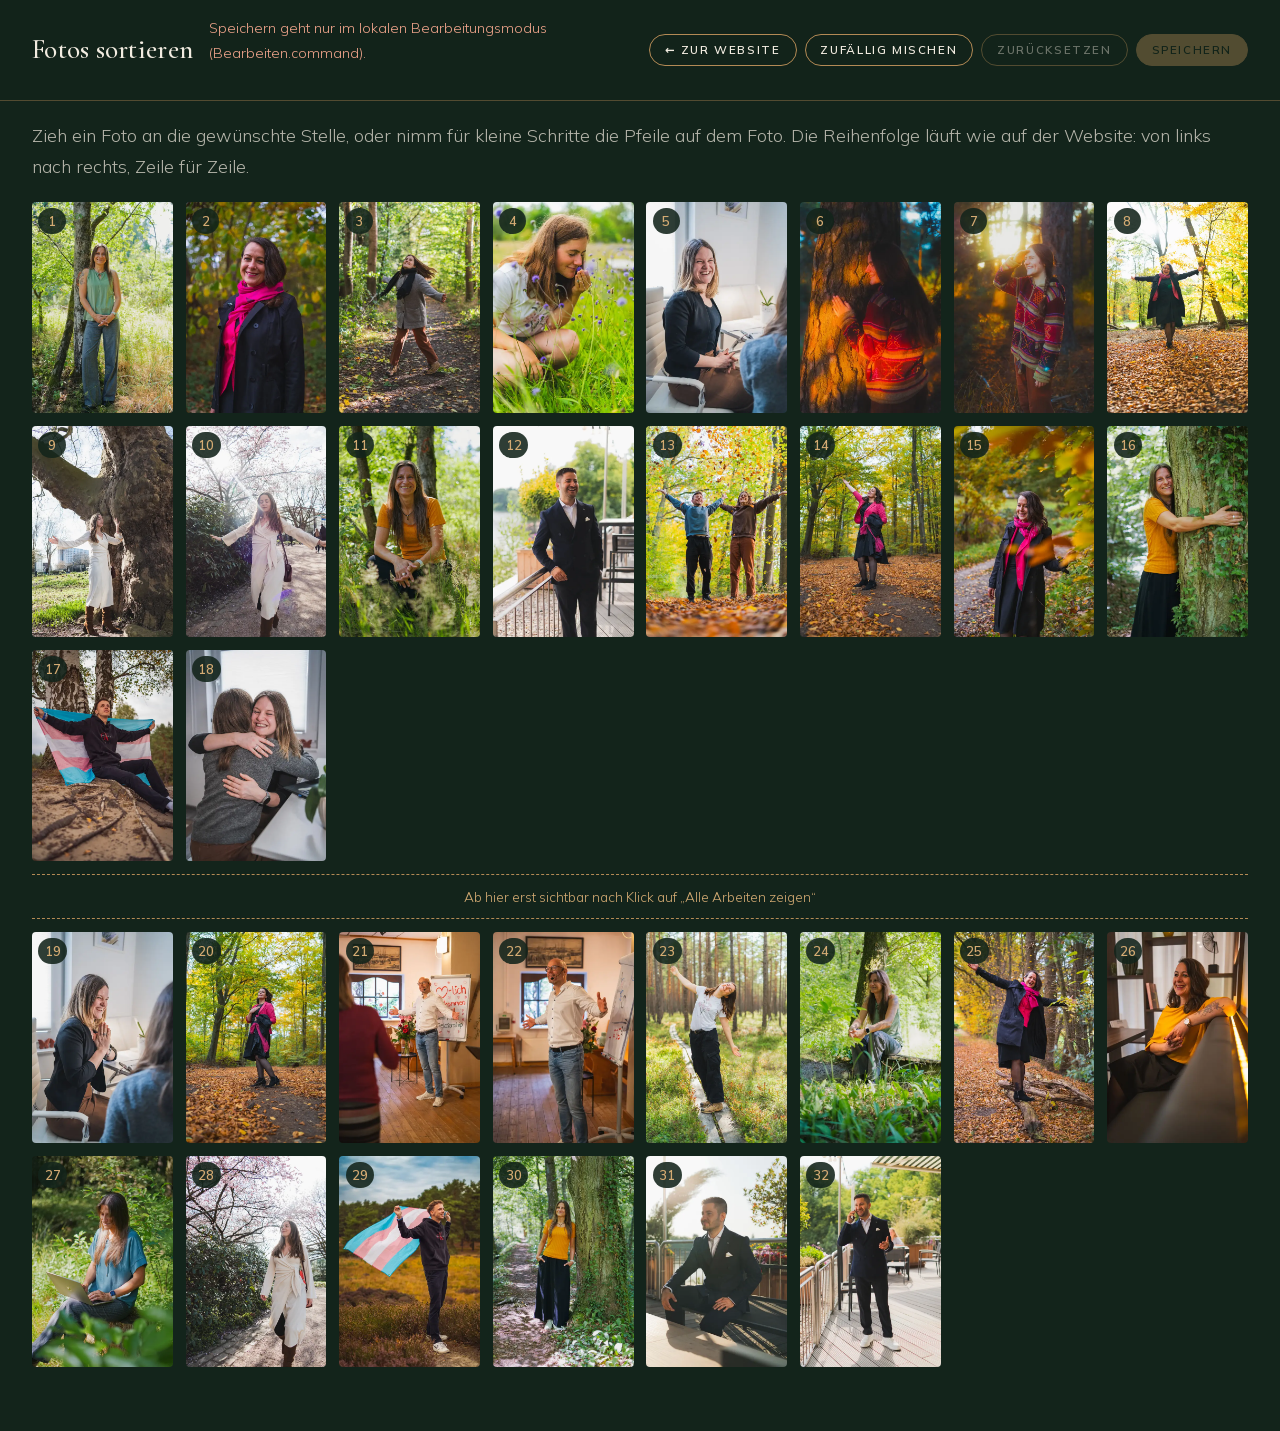
<file: tools/sortieren.html>
<!doctype html>
<html lang="de">
<head>
  <meta charset="utf-8">
  <meta name="viewport" content="width=device-width, initial-scale=1">
  <title>Fotos sortieren</title>
  <meta name="robots" content="noindex">
  <meta name="theme-color" content="#13241b">
  <link rel="stylesheet" href="../assets/css/style.css">
  <style>
    .sort-bar {
      position: sticky;
      top: 0;
      z-index: 20;
      display: flex;
      flex-wrap: wrap;
      align-items: center;
      gap: 0.75rem 1rem;
      padding: 1rem clamp(1rem, 3vw, 2rem);
      background: rgba(19, 36, 27, 0.96);
      border-bottom: 1px solid rgba(179, 138, 85, 0.4);
    }
    .sort-bar h1 { font-size: 1.7rem; margin: 0; }
    .sort-bar__status { flex: 1 1 12rem; font-size: 0.9rem; color: var(--cream-dim); }
    .sort-bar__status.is-ok { color: #a9d4a0; }
    .sort-bar__status.is-err { color: #f0a58c; }
    .sort-bar__actions { display: flex; flex-wrap: wrap; gap: 0.5rem; }
    .sort-bar .btn { padding: 0.8em 1.3em; font-size: 0.72rem; }
    .sort-bar .btn[disabled] { opacity: 0.4; cursor: default; transform: none; }
    .sort-help { margin: 0; padding: 1.2rem clamp(1rem, 3vw, 2rem) 0; color: var(--cream-dim); }

    .sort-grid {
      display: grid;
      grid-template-columns: repeat(auto-fill, minmax(140px, 1fr));
      gap: 0.8rem;
      padding: 1.2rem clamp(1rem, 3vw, 2rem) 4rem;
      user-select: none;
    }
    .sort-card {
      position: relative;
      aspect-ratio: 2 / 3;
      border-radius: 4px;
      overflow: hidden;
      background: var(--forest);
      cursor: grab;
      touch-action: none;
    }
    .sort-card img { width: 100%; height: 100%; object-fit: cover; pointer-events: none; }
    .sort-card__num {
      position: absolute;
      top: 0.4rem;
      left: 0.4rem;
      min-width: 1.7rem;
      padding: 0.1rem 0.4rem;
      border-radius: 999px;
      background: rgba(19, 36, 27, 0.88);
      color: var(--bronze-light);
      font-size: 0.8rem;
      font-weight: 600;
      text-align: center;
    }
    .sort-card__move {
      position: absolute;
      inset: auto 0.4rem 0.4rem;
      display: flex;
      justify-content: space-between;
      opacity: 0;
      transition: opacity 0.2s;
    }
    .sort-card:hover .sort-card__move, .sort-card:focus-within .sort-card__move { opacity: 1; }
    .sort-card__move button {
      width: 2rem;
      height: 2rem;
      border: 0;
      border-radius: 50%;
      background: rgba(19, 36, 27, 0.88);
      color: var(--cream);
      font-size: 1rem;
      cursor: pointer;
    }
    .sort-card__move button:hover { background: var(--bronze); color: var(--forest-deep); }
    .sort-card.is-dragging {
      z-index: 30;
      cursor: grabbing;
      pointer-events: none;
      outline: 2px solid var(--bronze-light);
      box-shadow: 0 18px 40px rgba(0, 0, 0, 0.6);
    }
    .sort-divider {
      grid-column: 1 / -1;
      padding: 0.6rem 0;
      border-top: 1px dashed var(--bronze);
      border-bottom: 1px dashed var(--bronze);
      color: var(--bronze-light);
      font-size: 0.85rem;
      text-align: center;
    }
  </style>
</head>
<body>
  <header class="sort-bar">
    <h1>Fotos sortieren</h1>
    <p class="sort-bar__status" id="status" role="status" aria-live="polite"></p>
    <div class="sort-bar__actions">
      <a class="btn btn--ghost" href="../index.html#portfolio">← Zur Website</a>
      <button class="btn btn--ghost" id="shuffle" type="button">Zufällig mischen</button>
      <button class="btn btn--ghost" id="reset" type="button" disabled>Zurücksetzen</button>
      <button class="btn btn--bronze" id="save" type="button" disabled>Speichern</button>
    </div>
  </header>

  <p class="sort-help">Zieh ein Foto an die gewünschte Stelle, oder nimm für kleine Schritte die Pfeile auf dem Foto. Die Reihenfolge läuft wie auf der Website: von links nach rechts, Zeile für Zeile.</p>
  <main class="sort-grid" id="grid"></main>

  <script src="../assets/js/galerie-reihenfolge.js"></script>
  <script>
    const grid = document.getElementById('grid');
    const statusEl = document.getElementById('status');
    const saveBtn = document.getElementById('save');
    const resetBtn = document.getElementById('reset');
    const isLocal = ['localhost', '127.0.0.1'].includes(location.hostname);

    let saved = [...GALLERY_ORDER];
    let order = [...GALLERY_ORDER];

    const pad = (n) => String(n).padStart(2, '0');
    const isDirty = () => order.join() !== saved.join();

    const divider = document.createElement('div');
    divider.className = 'sort-divider';
    divider.textContent = 'Ab hier erst sichtbar nach Klick auf „Alle Arbeiten zeigen“';

    const cards = new Map(order.map((n) => {
      const card = document.createElement('div');
      card.className = 'sort-card';
      card.dataset.photo = n;
      card.innerHTML = `
        <img src="../assets/img/galerie/g${pad(n)}-s.webp" alt="Foto ${n}" draggable="false">
        <span class="sort-card__num"></span>
        <div class="sort-card__move">
          <button type="button" data-step="-1" aria-label="Foto ${n} eine Stelle nach vorne">←</button>
          <button type="button" data-step="1" aria-label="Foto ${n} eine Stelle nach hinten">→</button>
        </div>`;
      return [n, card];
    }));

    function setStatus(text, kind = '') {
      statusEl.textContent = text;
      statusEl.className = `sort-bar__status ${kind && `is-${kind}`}`;
    }

    function render() {
      order.forEach((n, i) => {
        const card = cards.get(n);
        card.querySelector('.sort-card__num').textContent = i + 1;
        grid.appendChild(card);
        if (i + 1 === GALLERY_VISIBLE && order.length > GALLERY_VISIBLE) grid.appendChild(divider);
      });
      saveBtn.disabled = !isDirty() || !isLocal;
      resetBtn.disabled = !isDirty();
    }

    function changed() {
      render();
      setStatus(isDirty() ? 'Ungespeicherte Änderungen' : '');
    }

    function move(photo, toIndex) {
      order.splice(order.indexOf(photo), 1);
      order.splice(toIndex, 0, photo);
    }

    // Pfeile auf dem Foto
    grid.addEventListener('click', (e) => {
      const btn = e.target.closest('[data-step]');
      if (!btn) return;
      const photo = Number(btn.closest('.sort-card').dataset.photo);
      const to = order.indexOf(photo) + Number(btn.dataset.step);
      if (to < 0 || to >= order.length) return;
      move(photo, to);
      changed();
      btn.focus();
    });

    // Ziehen mit Maus oder Finger
    let drag = null;

    grid.addEventListener('pointerdown', (e) => {
      const card = e.target.closest('.sort-card');
      if (!card || e.target.closest('button') || e.button !== 0) return;
      const rect = card.getBoundingClientRect();
      drag = { card, photo: Number(card.dataset.photo), grabX: e.clientX - rect.left, grabY: e.clientY - rect.top, startX: e.clientX, startY: e.clientY, active: false };
    });

    function placeDragged(x, y) {
      const { card, grabX, grabY } = drag;
      card.style.transform = 'none';
      const rect = card.getBoundingClientRect();
      card.style.transform = `translate(${x - grabX - rect.left}px, ${y - grabY - rect.top}px) scale(1.04)`;
    }

    window.addEventListener('pointermove', (e) => {
      if (!drag) return;
      if (!drag.active) {
        if (Math.hypot(e.clientX - drag.startX, e.clientY - drag.startY) < 6) return;
        drag.active = true;
        drag.card.classList.add('is-dragging');
      }
      drag.x = e.clientX;
      drag.y = e.clientY;

      const target = document.elementFromPoint(e.clientX, e.clientY)?.closest('.sort-card');
      if (target && target !== drag.card) {
        move(drag.photo, order.indexOf(Number(target.dataset.photo)));
        render();
      }
      placeDragged(e.clientX, e.clientY);

      // Am Fensterrand automatisch weiterscrollen
      const edge = 80;
      drag.scroll = e.clientY < edge ? -12 : e.clientY > innerHeight - edge ? 12 : 0;
      if (drag.scroll && !drag.scrolling) {
        drag.scrolling = true;
        const tick = () => {
          if (!drag?.scroll) { if (drag) drag.scrolling = false; return; }
          window.scrollBy(0, drag.scroll);
          placeDragged(drag.x, drag.y);
          requestAnimationFrame(tick);
        };
        requestAnimationFrame(tick);
      }
    });

    function endDrag() {
      if (!drag) return;
      const wasActive = drag.active;
      drag.card.classList.remove('is-dragging');
      drag.card.style.transform = '';
      drag = null;
      if (wasActive) changed();
    }
    window.addEventListener('pointerup', endDrag);
    window.addEventListener('pointercancel', endDrag);

    document.getElementById('shuffle').addEventListener('click', () => {
      for (let i = order.length - 1; i > 0; i--) {
        const j = Math.floor(Math.random() * (i + 1));
        [order[i], order[j]] = [order[j], order[i]];
      }
      changed();
    });

    resetBtn.addEventListener('click', () => {
      order = [...saved];
      changed();
    });

    async function save() {
      if (!isDirty() || !isLocal) return;
      try {
        const res = await fetch('/__order', {
          method: 'POST',
          headers: { 'Content-Type': 'application/json' },
          body: JSON.stringify({ order }),
        });
        const data = await res.json();
        if (!res.ok) return setStatus(data.error || 'Speichern fehlgeschlagen', 'err');
        saved = [...order];
        render();
        setStatus('Gespeichert ✓ Sag Claude „hochladen“, um es online zu stellen.', 'ok');
      } catch {
        setStatus('Server nicht erreichbar. Läuft der Bearbeitungsmodus noch?', 'err');
      }
    }
    saveBtn.addEventListener('click', save);

    document.addEventListener('keydown', (e) => {
      if ((e.metaKey || e.ctrlKey) && e.key === 's') { e.preventDefault(); save(); }
    });
    window.addEventListener('beforeunload', (e) => {
      if (isDirty()) { e.preventDefault(); e.returnValue = ''; }
    });

    render();
    if (!isLocal) setStatus('Speichern geht nur im lokalen Bearbeitungsmodus (Bearbeiten.command).', 'err');
  </script>
</body>
</html>
</file>
<file: assets/css/style.css>
/* ===== Schriften (lokal, keine Verbindung zu Google) – SIL Open Font License ===== */
@font-face {
  font-family: "Cormorant Garamond";
  font-style: normal;
  font-weight: 300 700;
  font-display: swap;
  src: url("../fonts/cormorant-garamond.woff2") format("woff2");
}
@font-face {
  font-family: "Cormorant Garamond";
  font-style: italic;
  font-weight: 300 700;
  font-display: swap;
  src: url("../fonts/cormorant-garamond-italic.woff2") format("woff2");
}
@font-face {
  font-family: "Mulish";
  font-style: normal;
  font-weight: 200 1000;
  font-display: swap;
  src: url("../fonts/mulish.woff2") format("woff2");
}

@font-face {
  font-family: "Playfair Display";
  font-style: normal;
  font-weight: 400 900;
  font-display: swap;
  src: url("../fonts/playfair-display.woff2") format("woff2");
}
@font-face {
  font-family: "Playfair Display";
  font-style: italic;
  font-weight: 400 900;
  font-display: swap;
  src: url("../fonts/playfair-display-italic.woff2") format("woff2");
}

/* ===== Farben & Grundwerte ===== */
:root {
  --forest-deep: #13241b;   /* tiefes Dunkelgrün */
  --forest: #1c3428;
  --moss: #3f5a47;          /* mitteldunkles Grün */
  --sage: #8a9c88;
  --bronze: #b38a55;
  --bronze-light: #d4ab73;
  --cream: #f2ece1;         /* Off-White */
  --cream-dim: rgba(242, 236, 225, 0.72);

  --serif: "Cormorant Garamond", Georgia, serif;
  --sans: "Mulish", system-ui, sans-serif;
  --highlight: "Playfair Display", Georgia, serif;
  --ease: cubic-bezier(0.22, 0.61, 0.36, 1);
  --gutter: clamp(1rem, 5vw, 4rem);
  --max: 1180px;
}

*, *::before, *::after { box-sizing: border-box; }

html { scroll-behavior: smooth; }

body {
  margin: 0;
  background: var(--forest-deep);
  color: var(--cream);
  font-family: var(--sans);
  font-weight: 300;
  font-size: clamp(1rem, 0.95rem + 0.25vw, 1.125rem);
  line-height: 1.75;
  -webkit-font-smoothing: antialiased;
}

img { max-width: 100%; display: block; }
a { color: inherit; }

h1, h2, h3 {
  font-family: var(--serif);
  font-weight: 500;
  line-height: 1.1;
  margin: 0 0 0.6em;
  letter-spacing: 0.01em;
}
h1 { font-size: clamp(2.8rem, 2rem + 4.5vw, 6rem); }
h2 { font-size: clamp(2.2rem, 1.6rem + 2.8vw, 4rem); }
h3 { font-size: clamp(1.5rem, 1.3rem + 0.8vw, 1.9rem); }
h1 em, h2 em { color: var(--bronze-light); font-weight: 400; }

p { margin: 0 0 1.2em; }

.eyebrow {
  font-family: var(--sans);
  font-size: 0.78rem;
  font-weight: 600;
  letter-spacing: 0.28em;
  text-transform: uppercase;
  color: var(--bronze-light);
  margin-bottom: 1.4em;
}

/* ===== Buttons ===== */
.btn {
  display: inline-block;
  padding: 0.95em 2em;
  border-radius: 999px;
  font: 600 0.82rem/1 var(--sans);
  letter-spacing: 0.14em;
  text-transform: uppercase;
  text-decoration: none;
  cursor: pointer;
  border: 1px solid var(--bronze);
  transition: background 0.4s var(--ease), color 0.4s var(--ease), transform 0.4s var(--ease);
}
.btn:hover { transform: translateY(-2px); }
.btn--bronze { background: var(--bronze); color: var(--forest-deep); }
.btn--bronze:hover { background: var(--bronze-light); }
.btn--invite { transition: background 0.5s var(--ease), border-color 0.5s var(--ease), color 0.5s var(--ease), transform 0.4s var(--ease); }
.btn--invite:hover, .btn--invite:focus-visible {
  background: #2c5e33;
  border-color: #4f8a56;
  color: #eef7ea;
}
.btn--ghost { background: transparent; color: var(--cream); }
.btn--ghost:hover { background: rgba(179, 138, 85, 0.18); }

/* ===== Marke oben links ===== */
.brand {
  position: fixed;
  top: 0; left: 0;
  z-index: 40;
  right: 0;
  padding: 1.4rem var(--gutter);
  transition: background 0.6s var(--ease), padding 0.6s var(--ease);
}
.brand.is-scrolled {
  padding-top: 0.9rem;
  padding-bottom: 0.9rem;
  background: linear-gradient(180deg, rgba(19, 36, 27, 0.92) 0%, rgba(19, 36, 27, 0.6) 70%, transparent 100%);
}
.brand__name {
  font-family: var(--serif);
  font-size: 1.6rem;
  text-decoration: none;
  letter-spacing: 0.04em;
}
.brand__name span {
  font-family: var(--sans);
  font-size: 0.66rem;
  letter-spacing: 0.3em;
  text-transform: uppercase;
  color: var(--bronze-light);
  margin-left: 0.7em;
}

/* ===== Vertikale Zeitleiste ===== */
.timeline {
  position: fixed;
  right: clamp(0.75rem, 2.5vw, 2.5rem);
  top: 50%;
  transform: translateY(-50%);
  z-index: 50;
}
.timeline ul {
  list-style: none;
  margin: 0; padding: 0;
  display: flex;
  flex-direction: column;
  gap: 2.6rem;
  position: relative;
}
.timeline__track {
  position: absolute;
  right: 5px;
  top: 6px; bottom: 6px;
  width: 1px;
  background: rgba(242, 236, 225, 0.22);
}
.timeline__fill {
  width: 100%;
  height: 0;
  background: var(--bronze);
  transition: height 0.2s linear;
}
.timeline a {
  display: flex;
  align-items: center;
  justify-content: flex-end;
  gap: 1rem;
  text-decoration: none;
}
.timeline__dot {
  width: 11px; height: 11px;
  border-radius: 50%;
  border: 1px solid var(--cream-dim);
  background: var(--forest-deep);
  flex: none;
  position: relative;
  transition: all 0.5s var(--ease);
}
.timeline__label {
  font-size: 0.72rem;
  font-weight: 600;
  letter-spacing: 0.2em;
  text-transform: uppercase;
  color: var(--cream-dim);
  opacity: 0.55;
  transform: translateX(6px);
  transition: all 0.5s var(--ease);
  text-shadow: 0 1px 8px rgba(0, 0, 0, 0.5);
}
.timeline a:hover .timeline__label,
.timeline a.is-active .timeline__label { opacity: 1; transform: none; color: var(--cream); }
.timeline a:hover .timeline__dot { border-color: var(--bronze-light); }
.timeline a.is-passed .timeline__dot { background: var(--bronze); border-color: var(--bronze); }
.timeline a.is-active .timeline__dot {
  background: var(--bronze);
  border-color: var(--bronze-light);
  box-shadow: 0 0 0 5px rgba(179, 138, 85, 0.22);
  transform: scale(1.25);
}

/* ===== Abschnitte allgemein ===== */
.section {
  position: relative;
  padding: clamp(5rem, 12vw, 10rem) var(--gutter);
  padding-right: calc(var(--gutter) + 11.5rem);
}
.section__head { max-width: 760px; margin: 0 auto clamp(3rem, 6vw, 5rem); text-align: center; }
.section__lead { color: var(--cream-dim); }

/* ===== Start / Hero ===== */
.hero {
  position: relative;
  min-height: 100vh;
  min-height: 100svh;
  display: flex;
  align-items: center;
  padding: 7rem var(--gutter) 5rem;
  padding-right: calc(var(--gutter) + 7rem);
  overflow: hidden;
  overflow: clip; /* verhindert, dass der Browser das Startbild intern verschiebt */
}
.hero__bg {
  position: absolute;
  inset: -8% 0;
  background-size: cover;
  background-position: center 60%;
  transform: scale(1.06);
  animation: heroIn 2.4s var(--ease) forwards;
  will-change: transform;
}
@keyframes heroIn { to { transform: scale(1); } }
.hero__veil {
  position: absolute;
  inset: 0;
  background:
    linear-gradient(90deg, rgba(19, 36, 27, 0.92) 0%, rgba(19, 36, 27, 0.55) 55%, rgba(19, 36, 27, 0.2) 100%),
    linear-gradient(0deg, var(--forest-deep) 0%, transparent 30%);
}
.hero__content { position: relative; max-width: 640px; }
.hero__lead { font-size: 1.12em; color: var(--cream-dim); max-width: 34em; margin-top: 1.6em; }
.hero__actions { display: flex; flex-wrap: wrap; gap: 1rem; margin-top: 2.4rem; }

.scroll-hint {
  position: absolute;
  bottom: 2rem; left: 50%;
  width: 26px; height: 42px;
  margin-left: -13px;
  border: 1px solid var(--cream-dim);
  border-radius: 20px;
}
.scroll-hint span {
  position: absolute;
  left: 50%; top: 8px;
  width: 3px; height: 8px;
  margin-left: -1.5px;
  border-radius: 2px;
  background: var(--bronze-light);
  animation: scrollHint 2.2s var(--ease) infinite;
}
@keyframes scrollHint { 0% { opacity: 0; transform: translateY(0); } 30% { opacity: 1; } 100% { opacity: 0; transform: translateY(14px); } }

/* ===== Über mich ===== */
.about { background: linear-gradient(180deg, var(--forest-deep) 0%, var(--forest) 100%); }
.about__grid {
  max-width: var(--max);
  margin: 0 auto;
  display: grid;
  grid-template-columns: minmax(0, 5fr) minmax(0, 6fr);
  gap: clamp(2.5rem, 6vw, 6rem);
  align-items: center;
}
.about__image { margin: 0; position: relative; }
.about__image::before {
  content: "";
  position: absolute;
  inset: 1.5rem -1.5rem -1.5rem 1.5rem;
  border: 1px solid var(--bronze);
  border-radius: 200px 200px 6px 6px;
  opacity: 0.6;
}
.about__image img {
  position: relative;
  width: 100%;
  aspect-ratio: 4 / 5;
  object-fit: cover;
  border-radius: 200px 200px 6px 6px;
}
.about__text p { color: var(--cream-dim); }
.about__text em { color: var(--cream); }
blockquote {
  margin: 2rem 0 0;
  padding-left: 1.4rem;
  border-left: 1px solid var(--bronze);
  font-family: var(--serif);
  font-style: italic;
  font-size: 1.55rem;
  line-height: 1.4;
  color: var(--bronze-light);
}

.values {
  max-width: var(--max);
  margin: clamp(5rem, 10vw, 8rem) auto 0;
  display: grid;
  grid-template-columns: repeat(3, minmax(0, 1fr));
  gap: clamp(1.5rem, 3vw, 3rem);
}
.value { border-top: 1px solid rgba(179, 138, 85, 0.45); padding-top: 1.6rem; }
.value__num { font-family: var(--serif); font-size: 1.1rem; color: var(--bronze-light); }
.value h3 { margin: 0.3em 0 0.5em; }
.value p { color: var(--cream-dim); margin: 0; }

/* ===== Leistungen ===== */
.services { background: var(--moss); }
.services .section__head h2 em { color: var(--cream); font-style: italic; }

.journey {
  max-width: var(--max);
  margin: 0 auto clamp(4rem, 8vw, 6rem);
  display: grid;
  grid-template-columns: repeat(3, minmax(0, 1fr));
  gap: clamp(1.5rem, 3vw, 3rem);
  position: relative;
}
.journey::before {
  content: "";
  position: absolute;
  top: 1.6rem; left: 8%; right: 8%;
  height: 1px;
  background: linear-gradient(90deg, transparent, var(--bronze-light), transparent);
}
.journey__step { text-align: center; position: relative; }
.journey__step span {
  display: inline-grid;
  place-items: center;
  width: 3.2rem; height: 3.2rem;
  border-radius: 50%;
  background: var(--moss);
  border: 1px solid var(--bronze-light);
  font-family: var(--serif);
  font-size: 1.4rem;
  color: var(--bronze-light);
  margin-bottom: 1.2rem;
  position: relative;
}
.journey__step p { color: var(--cream-dim); max-width: 22em; margin: 0 auto; }

/* Leistungs-Kacheln als Karussell: Desktop 3 nebeneinander, Handy 1 + Anschnitt der nächsten */
.offers-carousel {
  --offer-gap: clamp(1.25rem, 2.5vw, 2rem);
  position: relative;
  max-width: var(--max);
  margin: 0 auto;
}
.offers {
  display: flex;
  gap: var(--offer-gap);
  overflow-x: auto;
  scroll-snap-type: x mandatory;
  overscroll-behavior-x: contain;
  scrollbar-width: none;
  padding: 10px 2px 26px; /* Platz für Rahmen und Anheben beim Darüberfahren */
  margin: -10px -2px 0;
}
.offers::-webkit-scrollbar { display: none; }
.offers:focus-visible { outline: 1px dashed var(--bronze-light); outline-offset: 4px; }
.offer {
  flex: 0 0 calc((100% - 2 * var(--offer-gap)) / 3);
  scroll-snap-align: start;
  display: flex;
  flex-direction: column;
  background: var(--forest);
  border-radius: 6px;
  overflow: hidden;
  transition: transform 0.6s var(--ease), box-shadow 0.6s var(--ease);
}
.offer:hover { transform: translateY(-6px); box-shadow: 0 24px 50px -20px rgba(0, 0, 0, 0.55); }
.offer--featured { outline: 1px solid var(--bronze); outline-offset: -1px; }
.offer__img { display: block; overflow: hidden; aspect-ratio: 4 / 3; }
.offer__img img { width: 100%; height: 100%; object-fit: cover; transition: transform 1.2s var(--ease); }
.offer:hover .offer__img img { transform: scale(1.05); }
.offer__body { padding: 1.8rem; display: flex; flex-direction: column; flex: 1; }
.offer__body p { color: var(--cream-dim); }
.offer__sub {
  font-size: 0.72rem;
  font-weight: 600;
  letter-spacing: 0.2em;
  text-transform: uppercase;
  color: var(--bronze-light) !important;
  margin: 0 0 0.4rem;
}
.offer__body h3 { margin-top: 0; }
.offer__body ul { list-style: none; padding: 0; margin: 0 0 1.4rem; font-size: 0.92em; }
.offer__body li { padding: 0.45rem 0; border-bottom: 1px solid rgba(242, 236, 225, 0.1); }
.offer__body li::before, .offer-detail__list li::before { content: "◦"; color: var(--bronze-light); margin-right: 0.7em; }
.offer__foot { margin-top: auto; display: flex; align-items: baseline; justify-content: space-between; gap: 1rem; flex-wrap: wrap; }
.offer__price { font-family: var(--serif); font-size: 1.5rem; color: var(--bronze-light) !important; margin: 0; }
.offer__more {
  font-size: 0.78rem;
  font-weight: 600;
  letter-spacing: 0.12em;
  text-transform: uppercase;
  text-decoration: none;
  color: var(--cream);
  border-bottom: 1px solid var(--bronze);
  padding-bottom: 0.15em;
  transition: color 0.3s var(--ease);
}
.offer__more:hover { color: var(--bronze-light); }

/* Pfeile und Punkte */
.carousel__nav { display: flex; align-items: center; justify-content: center; gap: 1.2rem; margin-top: 0.6rem; }
.carousel__dots { display: flex; gap: 0.55rem; }
.carousel__dot {
  width: 9px; height: 9px;
  padding: 0;
  border-radius: 50%;
  border: 1px solid var(--bronze-light);
  background: transparent;
  cursor: pointer;
  transition: background 0.3s var(--ease), transform 0.3s var(--ease);
}
.carousel__dot.is-active { background: var(--bronze-light); transform: scale(1.15); }
.carousel__arrow {
  width: 3rem; height: 3rem;
  display: grid; place-items: center;
  padding: 0;
  border-radius: 50%;
  border: 1px solid var(--bronze-light);
  background: rgba(19, 36, 27, 0.85);
  color: var(--bronze-light);
  cursor: pointer;
  z-index: 3;
  animation: arrow-glow 2.8s ease-in-out infinite;
  transition: background 0.3s var(--ease), color 0.3s var(--ease), transform 0.3s var(--ease);
}
.carousel__arrow--next { animation-delay: 1.4s; }
.carousel__arrow svg { width: 1.3rem; height: 1.3rem; fill: none; stroke: currentColor; stroke-width: 2; stroke-linecap: round; stroke-linejoin: round; }
.carousel__arrow:hover, .carousel__arrow:focus-visible { background: var(--bronze); color: var(--forest-deep); animation: none; }
.carousel__arrow:active { transform: scale(0.94); }
.offers-carousel.is-used .carousel__arrow { animation-duration: 5s; }
.offers-carousel.is-static .carousel__nav { display: none; }
@keyframes arrow-glow {
  0%, 100% { box-shadow: 0 0 0 0 rgba(212, 171, 115, 0); opacity: 0.7; }
  50% { box-shadow: 0 0 0 7px rgba(212, 171, 115, 0.16); opacity: 1; }
}
@media (min-width: 901px) {
  /* Desktop: Pfeile links und rechts neben den Kacheln, mittig auf Höhe der Bilder */
  .carousel__arrow { position: absolute; top: calc((100% - 3rem) * 0.28); }
  .carousel__arrow--prev { left: calc(-1.5rem - min(2.2rem, var(--gutter) * 0.5)); }
  .carousel__arrow--next { right: calc(-1.5rem - min(2.2rem, var(--gutter) * 0.5)); }
}
.offers__all { text-align: center; margin-top: clamp(2rem, 4vw, 3rem); }

/* ===== Seite „Alle Leistungen & Erlebnisse“ ===== */
.subpage .section { padding-top: clamp(7rem, 12vw, 10rem); padding-right: var(--gutter); } /* keine Zeitleiste auf Unterseiten */
.offers-page { background: var(--forest-deep); }
.offers-page h1 { font-size: clamp(2.6rem, 1.9rem + 3.4vw, 4.6rem); }
.page-back {
  position: relative;
  z-index: 2;
  display: inline-block;
  margin-bottom: 2.5rem;
  font-size: 0.8rem;
  letter-spacing: 0.14em;
  text-transform: uppercase;
  text-decoration: none;
  color: var(--bronze-light);
}
.offer-list { max-width: var(--max); margin: 0 auto; display: grid; gap: clamp(4rem, 9vw, 7rem); }
.offer-detail {
  display: grid;
  grid-template-columns: minmax(0, 1fr) minmax(0, 1.1fr);
  gap: clamp(2rem, 5vw, 4.5rem);
  align-items: center;
  scroll-margin-top: 6rem;
}
.offer-detail:nth-child(even) .offer-detail__img { order: 2; }
.offer-detail__img { margin: 0; border-radius: 6px; overflow: hidden; aspect-ratio: 4 / 5; }
.offer-detail--featured .offer-detail__img { outline: 1px solid var(--bronze); outline-offset: 10px; overflow: visible; }
.offer-detail__img img { width: 100%; height: 100%; object-fit: cover; border-radius: 6px; }
.offer-detail__text h2 { margin-top: 0; }
.offer-detail__text > p:not(.eyebrow) { color: var(--cream-dim); }
.offer-detail__list { list-style: none; padding: 0; margin: 1.6rem 0; }
.offer-detail__list li { padding: 0.55rem 0; border-bottom: 1px solid rgba(242, 236, 225, 0.1); }
.offer-detail__foot { display: flex; align-items: center; justify-content: space-between; gap: 1.2rem; flex-wrap: wrap; }
.offer-detail .offer__price { font-size: 1.8rem; }

/* ===== Portfolio ===== */
.portfolio { background: var(--forest-deep); }
.gallery {
  max-width: var(--max);
  margin: 0 auto;
  display: grid;
  grid-template-columns: repeat(2, minmax(0, 1fr)); /* Handy: 2 Spalten */
  gap: 0.6rem;
}
@media (min-width: 700px) {
  .gallery { grid-template-columns: repeat(3, minmax(0, 1fr)); gap: 1rem; } /* breiter: 3 Spalten */
}
.gallery__item {
  margin: 0;
  border: 0;
  padding: 0;
  background: none;
  cursor: zoom-in;
  display: block;
  width: 100%;
  overflow: hidden;
  border-radius: 4px;
  aspect-ratio: 2 / 3;
}
.gallery__item img { width: 100%; height: 100%; object-fit: cover; transition: transform 1s var(--ease), filter 1s var(--ease); filter: saturate(0.92); }
.gallery__item:hover img { transform: scale(1.04); filter: saturate(1.05); }
.gallery__item[hidden] { display: none; }
.gallery__more { text-align: center; margin-top: 3rem; }

/* Lightbox */
.lightbox {
  position: fixed;
  inset: 0;
  z-index: 100;
  background: rgba(13, 25, 19, 0.96);
  display: grid;
  place-items: center;
  animation: fadeIn 0.4s var(--ease);
}
.lightbox[hidden] { display: none; }
.lightbox img { max-width: 88vw; max-height: 88vh; border-radius: 3px; box-shadow: 0 30px 80px rgba(0, 0, 0, 0.6); }
.lightbox button {
  position: absolute;
  background: none;
  border: 0;
  color: var(--cream);
  font-size: 2.6rem;
  cursor: pointer;
  padding: 1rem;
  line-height: 1;
  opacity: 0.75;
}
.lightbox button:hover { opacity: 1; color: var(--bronze-light); }
.lightbox__close { top: 0.5rem; right: 1rem; }
.lightbox__prev { left: 0.5rem; top: 50%; transform: translateY(-50%); }
.lightbox__next { right: 0.5rem; top: 50%; transform: translateY(-50%); }
@keyframes fadeIn { from { opacity: 0; } }

/* ===== Kontakt ===== */
.contact { overflow: hidden; }
.contact__bg { position: absolute; inset: 0; background-size: cover; background-position: center; }
.contact__veil { position: absolute; inset: 0; background: linear-gradient(180deg, var(--forest-deep) 0%, rgba(19, 36, 27, 0.86) 35%, rgba(19, 36, 27, 0.92) 100%); }
.contact__inner {
  position: relative;
  max-width: var(--max);
  margin: 0 auto;
  display: grid;
  grid-template-columns: minmax(0, 1fr) minmax(0, 1fr);
  gap: clamp(2.5rem, 6vw, 6rem);
  align-items: start;
}
.contact__text p { color: var(--cream-dim); }
.contact__links { list-style: none; padding: 0; margin: 2rem 0 0; }
.contact__links li { display: flex; gap: 1.5rem; padding: 0.8rem 0; border-bottom: 1px solid rgba(242, 236, 225, 0.12); }
.contact__links span { width: 6.5rem; flex: none; font-size: 0.75rem; letter-spacing: 0.2em; text-transform: uppercase; color: var(--bronze-light); padding-top: 0.25em; }
.contact__links a { text-decoration: none; border-bottom: 1px solid transparent; transition: border-color 0.3s; }
.contact__links a:hover { border-color: var(--bronze-light); }

.contact__form {
  background: rgba(28, 52, 40, 0.75);
  backdrop-filter: blur(6px);
  border: 1px solid rgba(179, 138, 85, 0.35);
  border-radius: 6px;
  padding: clamp(1.5rem, 3vw, 2.5rem);
  display: grid;
  gap: 1.2rem;
}
.contact__form label { display: grid; gap: 0.4rem; font-size: 0.78rem; letter-spacing: 0.14em; text-transform: uppercase; color: var(--cream-dim); }
.contact__form input,
.contact__form select,
.contact__form textarea {
  font: 300 1rem/1.5 var(--sans);
  color: var(--cream);
  background: rgba(19, 36, 27, 0.6);
  border: 1px solid rgba(242, 236, 225, 0.2);
  border-radius: 4px;
  padding: 0.75rem 0.9rem;
  letter-spacing: normal;
  text-transform: none;
  transition: border-color 0.3s;
}
.contact__form :is(input, select, textarea):focus { outline: none; border-color: var(--bronze-light); }
.contact__form button { justify-self: start; }
.contact__note { font-size: 0.8rem; color: var(--sage); margin: 0; }

.footer {
  display: flex;
  flex-wrap: wrap;
  justify-content: space-between;
  gap: 1rem;
  padding: 2rem var(--gutter);
  font-size: 0.85rem;
  color: var(--sage);
  border-top: 1px solid rgba(242, 236, 225, 0.08);
}
.footer p { margin: 0; }
.footer a { text-decoration: none; }
.footer a:hover { color: var(--bronze-light); }

/* ===== Einladung zum Kennenlerngespräch ===== */
.cta { text-align: center; margin: clamp(4rem, 8vw, 6rem) auto 0; max-width: 640px; }
.cta__line { font-family: var(--serif); font-size: clamp(1.5rem, 1.3rem + 1vw, 2.1rem); line-height: 1.25; margin-bottom: 1.2em; }
.cta__small, .hero__reassure { font-size: 0.85rem; color: var(--cream-dim); margin: 1em 0 0; }

.sticky-cta {
  position: fixed;
  left: 1rem;
  bottom: calc(1rem + env(safe-area-inset-bottom));
  z-index: 45;
  display: none;
  padding: 0.95em 1.5em;
  border-radius: 999px;
  background: var(--bronze);
  color: var(--forest-deep);
  font: 600 0.74rem/1 var(--sans);
  letter-spacing: 0.1em;
  text-transform: uppercase;
  text-decoration: none;
  box-shadow: 0 10px 28px rgba(0, 0, 0, 0.45);
  opacity: 0;
  visibility: hidden;
  transform: translateY(12px);
  transition: opacity 0.4s var(--ease), transform 0.4s var(--ease), visibility 0.4s;
}
.sticky-cta.is-visible { opacity: 1; visibility: visible; transform: none; }
@media (max-width: 700px) { .sticky-cta { display: block; } }

/* ===== Häufige Bedenken ===== */
.doubts { background: var(--forest); }
.doubts__grid {
  max-width: var(--max);
  margin: 0 auto;
  display: grid;
  grid-template-columns: repeat(2, minmax(0, 1fr));
  gap: clamp(2rem, 4vw, 3rem) clamp(2rem, 5vw, 4rem);
}
.doubt { border-top: 1px solid rgba(179, 138, 85, 0.45); padding-top: 1.4rem; }
.doubt h3 { font-style: italic; color: var(--bronze-light); margin-bottom: 0.5em; }
.doubt p { color: var(--cream-dim); margin: 0; }

/* ===== Kontaktwege ===== */
.contact__ways { display: flex; flex-wrap: wrap; gap: 0.8rem; margin-top: 1.6rem; }
.contact__ways[hidden], .contact__ways [hidden] { display: none; }
.contact__trap { position: absolute; left: -9999px; opacity: 0; }
.contact__form h3 { color: var(--bronze-light); margin: 0; }
.contact__form > p:not(.contact__note) { color: var(--cream-dim); margin: 0; }
.contact__form button[disabled] { opacity: 0.6; cursor: default; }

/* ===== Impressum & Datenschutz ===== */
.legal {
  max-width: 760px;
  margin: 0 auto;
  padding: 8rem var(--gutter) 5rem;
}
.legal h1 { font-size: clamp(2.4rem, 1.8rem + 3vw, 3.8rem); hyphens: manual; }
.legal h2 { font-size: 1.6rem; margin-top: 2.6rem; color: var(--bronze-light); }
.legal p { color: var(--cream-dim); }
.legal a { color: var(--cream); text-decoration-color: var(--bronze); text-underline-offset: 3px; }
.legal__back {
  display: inline-block;
  margin-bottom: 3rem;
  font-size: 0.8rem;
  letter-spacing: 0.14em;
  text-transform: uppercase;
  text-decoration: none !important;
  color: var(--bronze-light) !important;
}
.legal__date { margin-top: 3rem; font-size: 0.9em; }
/* Platzhalter in den Vorlagen – nach dem Ausfüllen entfernen */
.ph { background: rgba(179, 138, 85, 0.22); color: var(--bronze-light); border-radius: 3px; padding: 0 0.3em; }

/* ===== Überschriften-Effekt: Buchstaben reagieren auf den Mauszeiger ===== */
.vp-word { display: inline-block; white-space: nowrap; }
.vp-letter { display: inline-block; text-align: center; }

/* ===== Selbst gewählte Textfarben, Schriften und Größen (über den Bearbeitungsmodus) ===== */
b, strong { font-weight: 700; }
.t-bronze { color: var(--bronze-light); }
.t-weiss { color: var(--cream); }
.t-bronze em, .t-weiss em { color: inherit; }
.t-serif { font-family: var(--serif); }
.t-sans { font-family: var(--sans); }
.t-playfair { font-family: var(--highlight); }
.t-klein { font-size: 0.85em; }
.t-gross { font-size: 1.25em; }
.t-xgross { font-size: 1.6em; }

/* ===== Einblend-Animationen ===== */
.reveal {
  opacity: 0;
  transform: translateY(28px);
  transition: opacity 1.1s var(--ease), transform 1.1s var(--ease);
  transition-delay: var(--delay, 0s);
}
.reveal.is-visible { opacity: 1; transform: none; }

@media (prefers-reduced-motion: reduce) {
  html { scroll-behavior: auto; }
  *, *::before, *::after { animation: none !important; transition: none !important; }
  .reveal { opacity: 1; transform: none; }
}

/* ===== Tablet & Handy ===== */
@media (max-width: 900px) {
  .section, .hero { padding-right: calc(var(--gutter) + 1.5rem); }
  .about__grid, .contact__inner { grid-template-columns: 1fr; }
  .about__image { max-width: 420px; margin: 0 auto; }
  .values, .journey, .doubts__grid { grid-template-columns: 1fr; }
  .journey::before { display: none; }
  .offer { flex-basis: min(82%, 400px); }
  .offer-detail { grid-template-columns: 1fr; }
  .offer-detail:nth-child(even) .offer-detail__img { order: 0; }
  .offer-detail__img { aspect-ratio: 4 / 3; }
  .timeline__label { display: none; }
  .timeline ul { gap: 1.6rem; }
}
@media (max-width: 600px) {
  .brand { padding: 1rem var(--gutter); }
  .brand__name { display: inline-block; line-height: 1.1; }
  .brand__name span { display: block; margin: 0.25em 0 0; font-size: 0.6rem; }
  .timeline { right: 0.5rem; }
  .about__image::before { inset: 1rem -0.75rem -0.75rem 1rem; }
  blockquote { font-size: 1.3rem; }
}
</file>
<file: assets/css/komorebi.css>
/* Komorebi-Test: Lichtebene liegt über den Hintergründen, Inhalte liegen darüber */
.komorebi {
  position: fixed;
  top: 0;
  left: 0;
  width: 100%;
  height: 100vh;
  height: 100lvh; /* volle Höhe bei eingefahrener Browserleiste, ändert sich beim Scrollen nicht */
  z-index: 1;
  pointer-events: none;
}

/* Touch-Geräte: Licht hängt an der Seite, damit die Browserleisten es nicht verschieben */
.komorebi-page {
  position: absolute;
  top: 0;
  left: 0;
  width: 100%;
  overflow: hidden;
  z-index: 1;
  pointer-events: none;
}
.komorebi-page .komorebi {
  position: absolute;
  height: 200vh;
  height: 200lvh;
}

.hero__content,
.about__grid,
.values,
.section__head,
.journey,
.offers-carousel,
.offers__all,
.offer-list,
.page-back,
.gallery,
.gallery__more,
.cta,
.doubts__grid,
.contact__inner,
.footer {
  position: relative;
  z-index: 2;
}
.scroll-hint { z-index: 2; }
</file>
